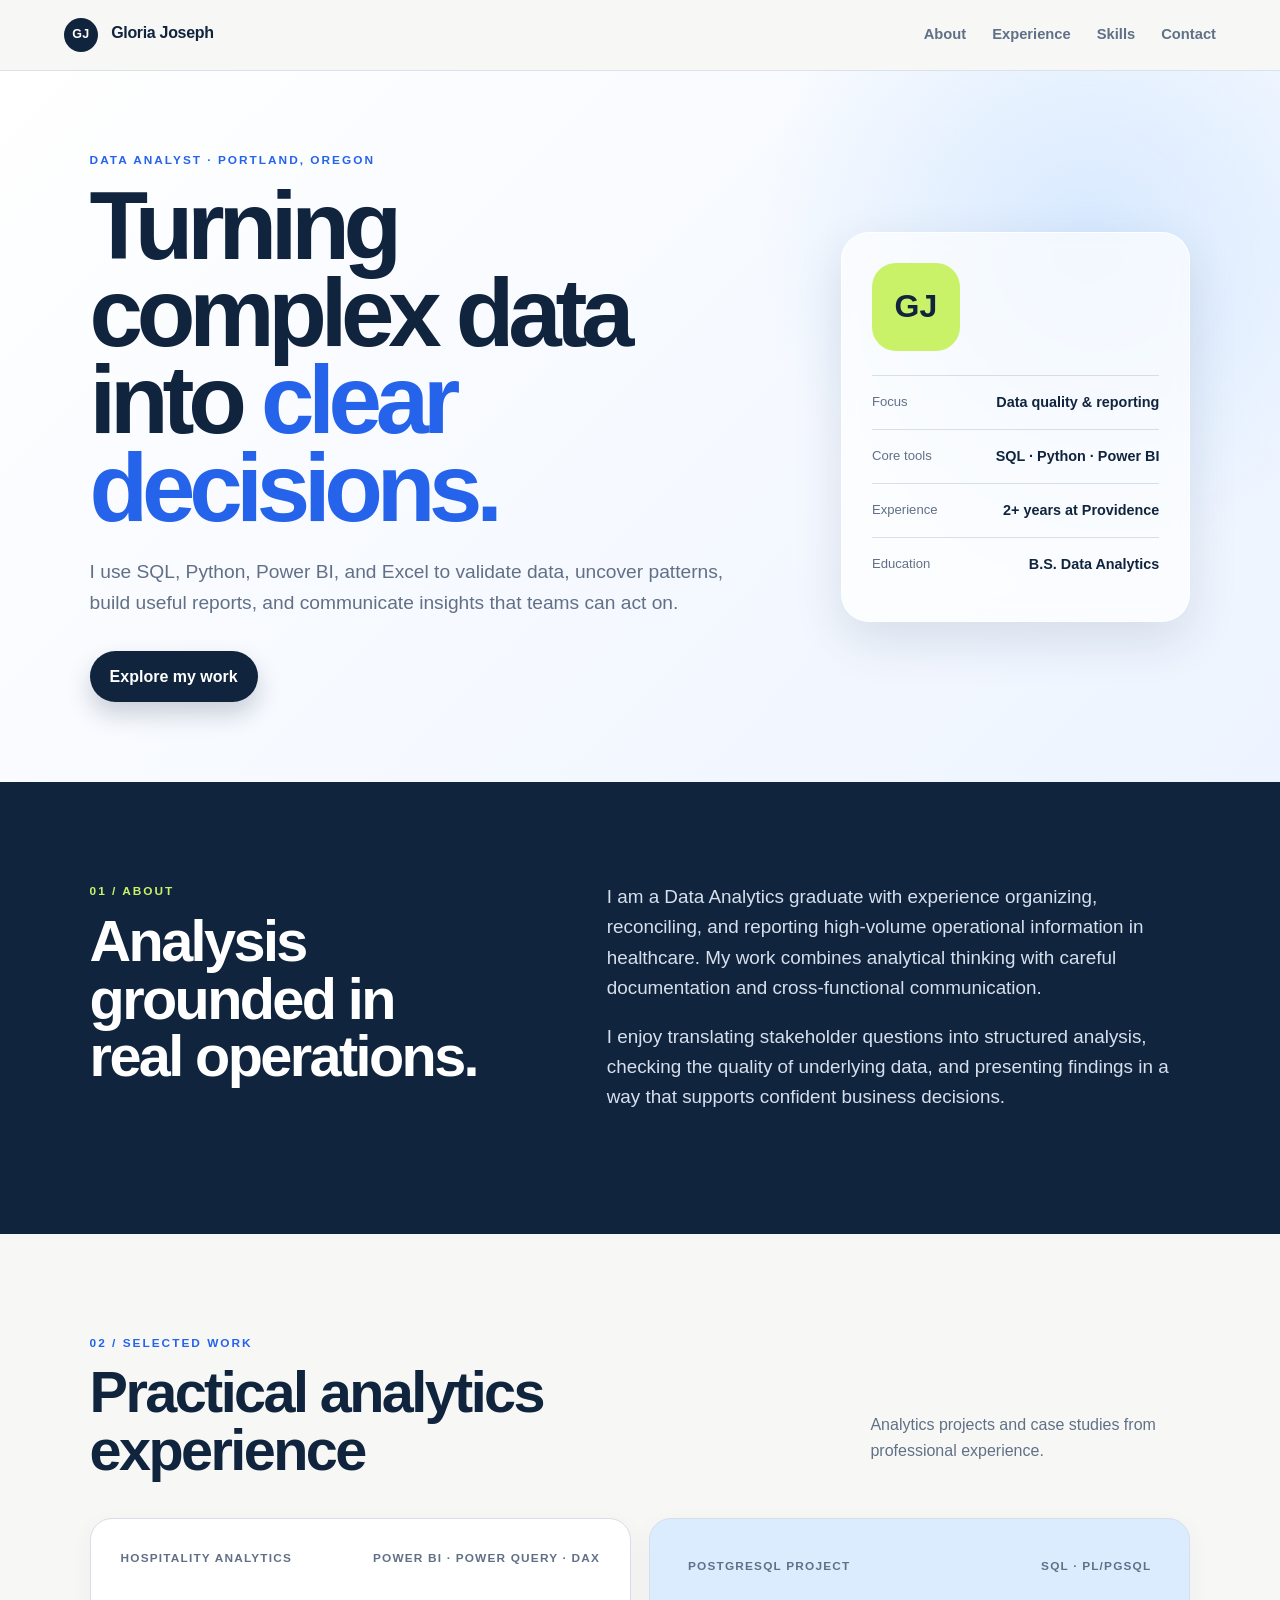
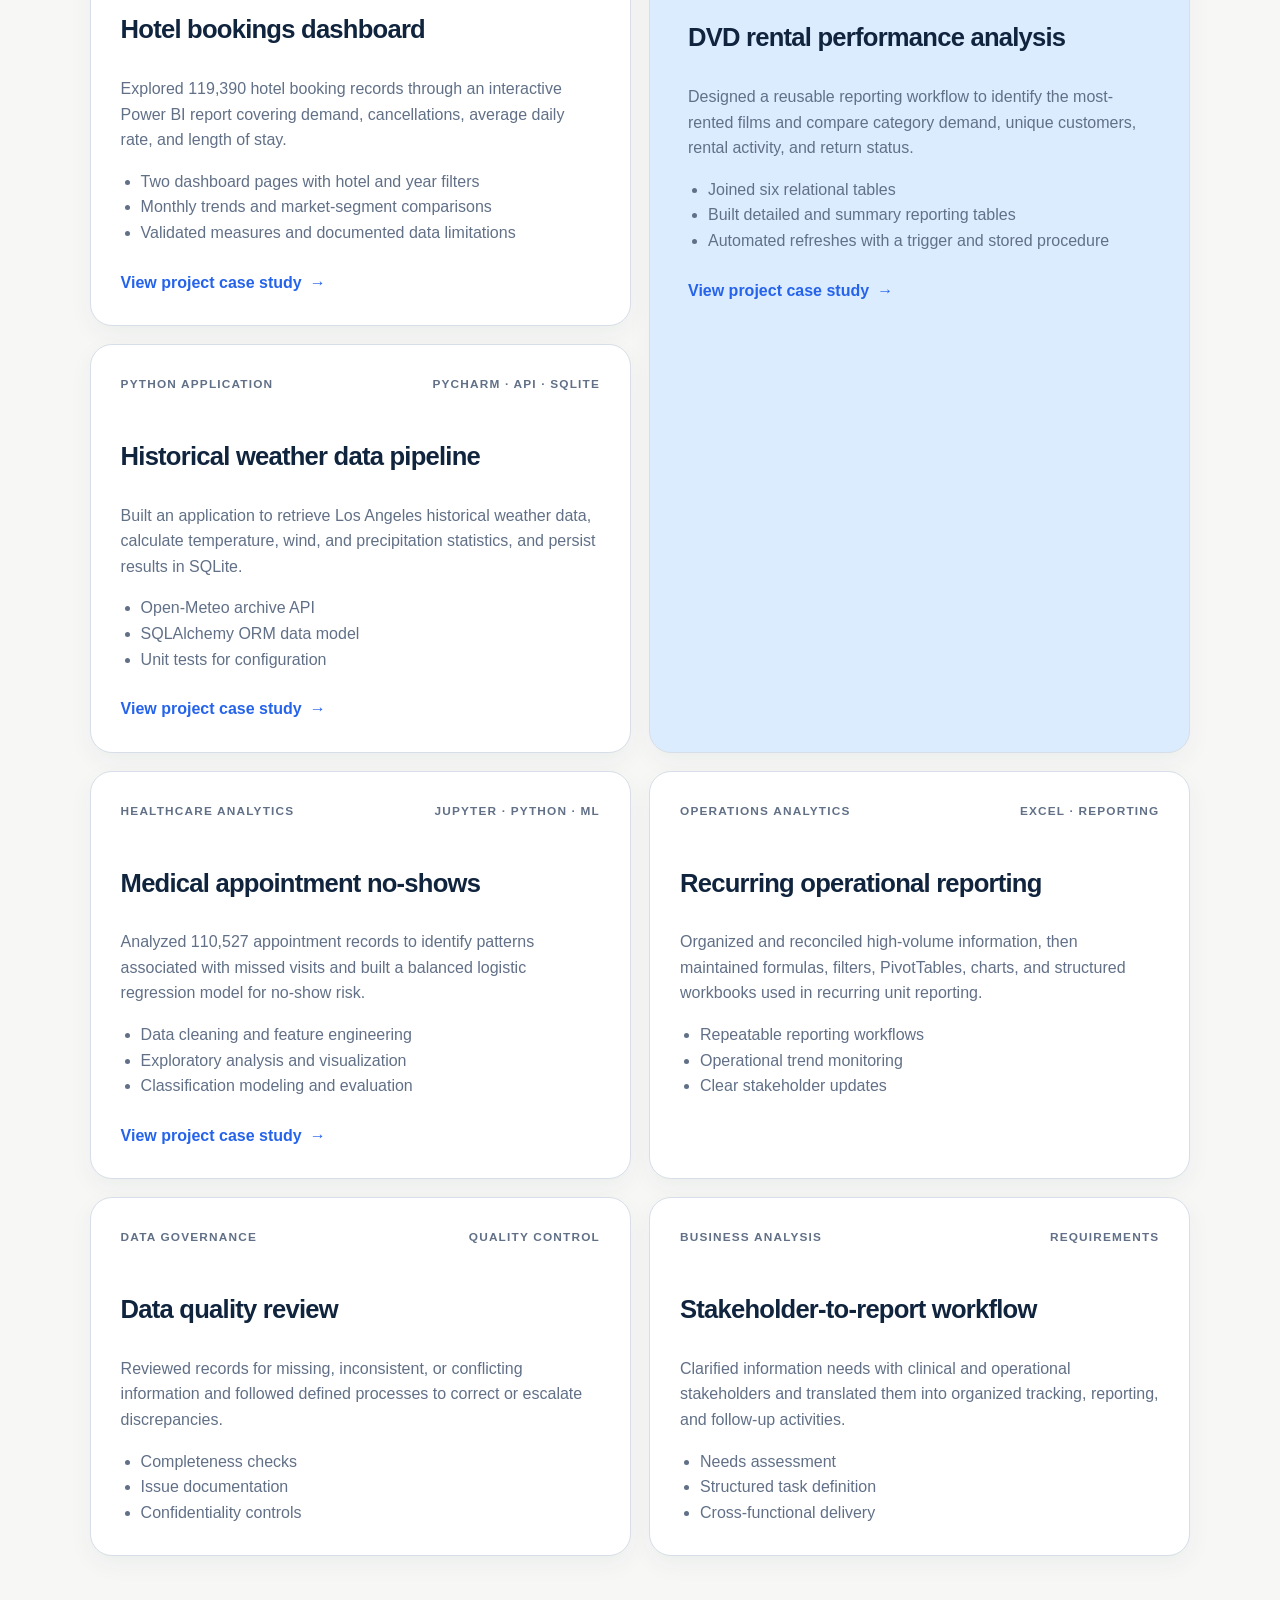
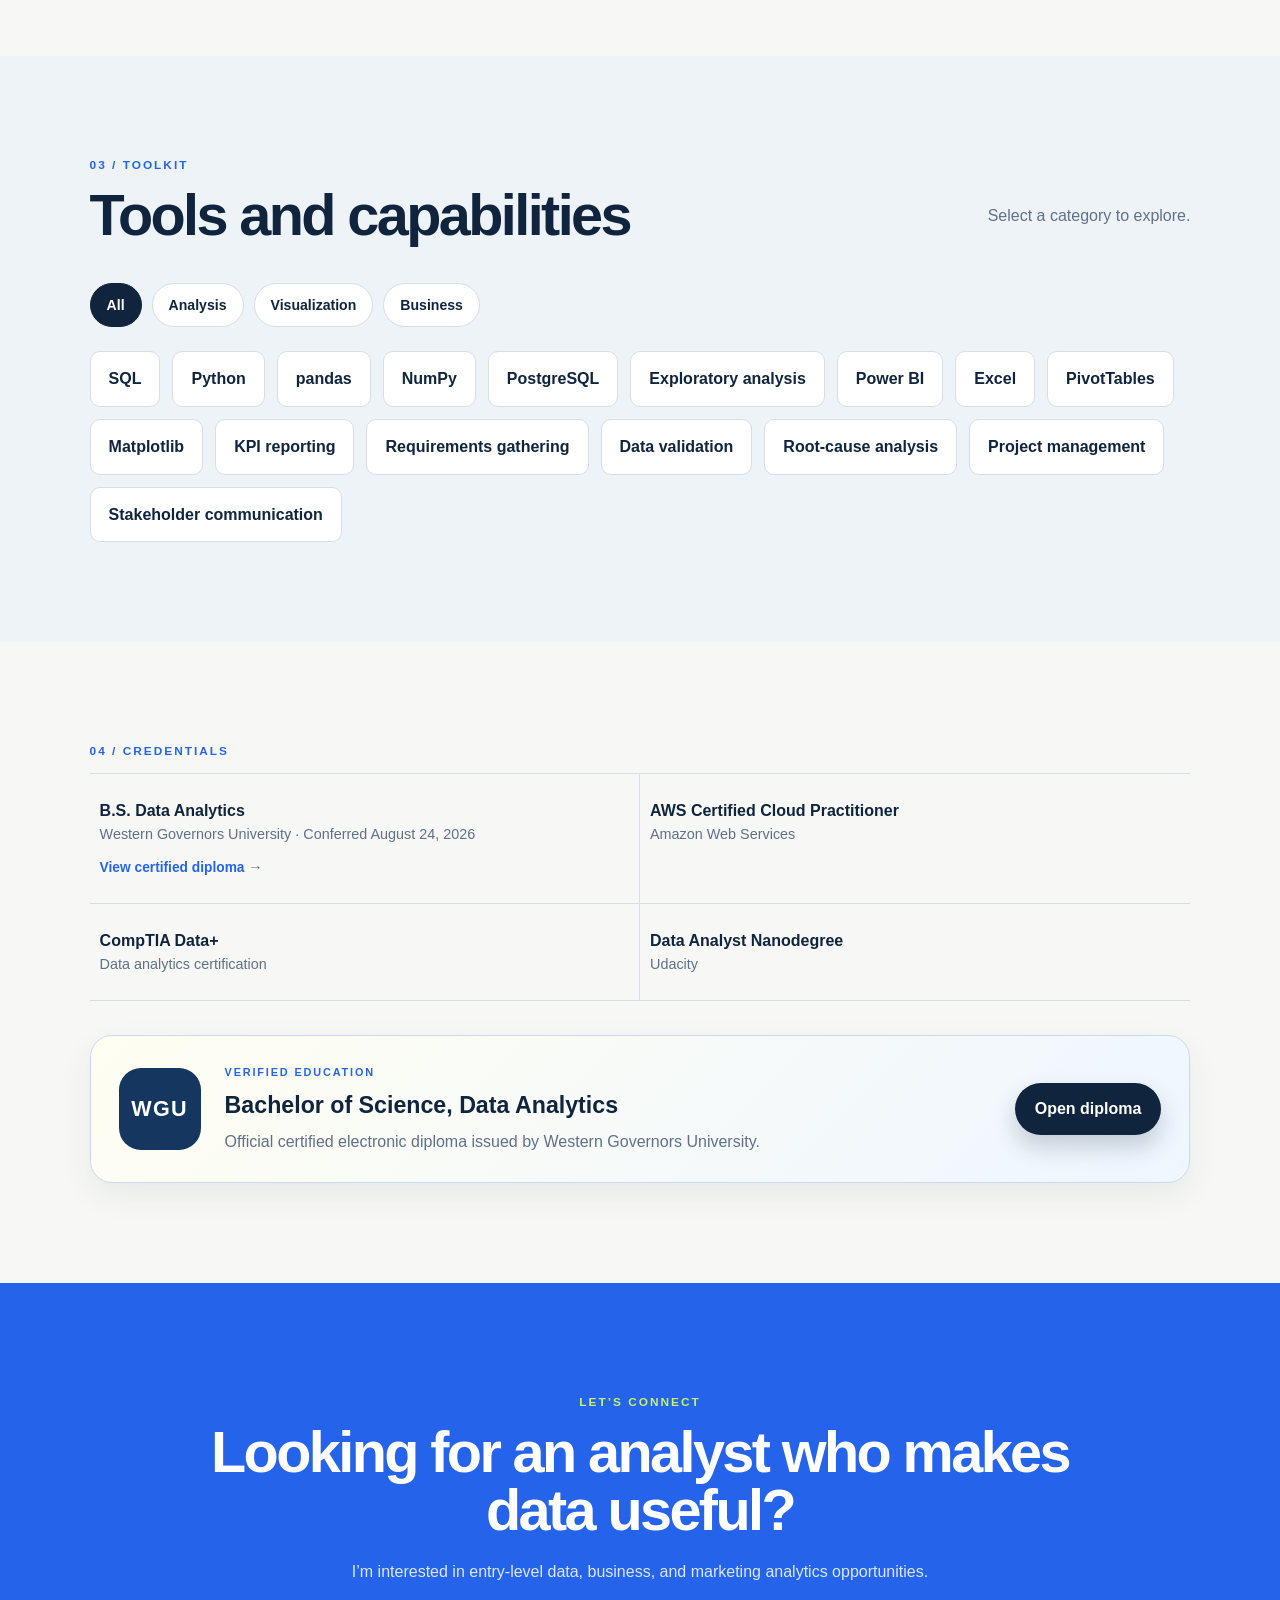
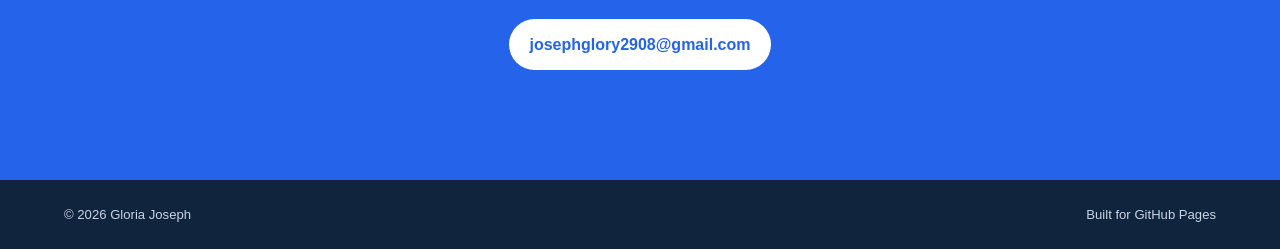
<file: index.html>
<!doctype html>
<html lang="en">
<head>
  <meta charset="utf-8">
  <meta name="viewport" content="width=device-width, initial-scale=1">
  <meta name="description" content="Gloria Joseph - data analyst portfolio featuring SQL, Python, Power BI, Excel, data quality, and business analysis.">
  <title>Gloria Joseph | Data Analyst</title>
  <link rel="stylesheet" href="styles.css">
  <link rel="stylesheet" href="project.css">
  <link rel="stylesheet" href="credentials.css">
</head>
<body>
  <header class="site-header">
    <a class="brand" href="#top" aria-label="Gloria Joseph home"><span>GJ</span> Gloria Joseph</a>
    <nav aria-label="Primary navigation">
      <a href="#about">About</a><a href="#work">Experience</a><a href="#skills">Skills</a><a href="#contact">Contact</a>
    </nav>
  </header>

  <main id="top">
    <section class="hero" aria-labelledby="hero-title">
      <div class="hero-copy">
        <p class="eyebrow">Data analyst &#183; Portland, Oregon</p>
        <h1 id="hero-title">Turning complex data into <em>clear decisions.</em></h1>
        <p class="hero-text">I use SQL, Python, Power BI, and Excel to validate data, uncover patterns, build useful reports, and communicate insights that teams can act on.</p>
        <div class="actions">
          <a class="button primary" href="#work">Explore my work</a>
        </div>
      </div>
      <aside class="profile-card" aria-label="Professional snapshot">
        <div class="monogram" aria-hidden="true">GJ</div>
        <div><span>Focus</span><strong>Data quality & reporting</strong></div>
        <div><span>Core tools</span><strong>SQL &#183; Python &#183; Power BI</strong></div>
        <div><span>Experience</span><strong>2+ years at Providence</strong></div>
        <div><span>Education</span><strong>B.S. Data Analytics</strong></div>
      </aside>
    </section>

    <section class="section split" id="about">
      <div><p class="section-number">01 / About</p><h2>Analysis grounded in real operations.</h2></div>
      <div class="prose">
        <p>I am a Data Analytics graduate with experience organizing, reconciling, and reporting high-volume operational information in healthcare. My work combines analytical thinking with careful documentation and cross-functional communication.</p>
        <p>I enjoy translating stakeholder questions into structured analysis, checking the quality of underlying data, and presenting findings in a way that supports confident business decisions.</p>
      </div>
    </section>

    <section class="section" id="work">
      <p class="section-number">02 / Selected work</p>
      <div class="section-heading"><h2>Practical analytics experience</h2><p>Analytics projects and case studies from professional experience.</p></div>
      <div class="case-grid">
        <article class="case-card">
          <div class="case-meta"><span>Hospitality analytics</span><span>Power BI &#183; Power Query &#183; DAX</span></div>
          <h3>Hotel bookings dashboard</h3>
          <p>Explored 119,390 hotel booking records through an interactive Power BI report covering demand, cancellations, average daily rate, and length of stay.</p>
          <ul><li>Two dashboard pages with hotel and year filters</li><li>Monthly trends and market-segment comparisons</li><li>Validated measures and documented data limitations</li></ul>
          <a class="project-link" href="hotel-bookings-analysis.html">View project case study <span aria-hidden="true">&#8594;</span></a>
        </article>

        <article class="case-card featured">
          <div class="case-meta"><span>PostgreSQL project</span><span>SQL &#183; PL/pgSQL</span></div>
          <h3>DVD rental performance analysis</h3>
          <p>Designed a reusable reporting workflow to identify the most-rented films and compare category demand, unique customers, rental activity, and return status.</p>
          <ul><li>Joined six relational tables</li><li>Built detailed and summary reporting tables</li><li>Automated refreshes with a trigger and stored procedure</li></ul>
          <a class="project-link" href="dvd-rental-analysis.html">View project case study <span aria-hidden="true">&#8594;</span></a>
        </article>
        <article class="case-card">
          <div class="case-meta"><span>Python application</span><span>PyCharm &#183; API &#183; SQLite</span></div>
          <h3>Historical weather data pipeline</h3>
          <p>Built an application to retrieve Los Angeles historical weather data, calculate temperature, wind, and precipitation statistics, and persist results in SQLite.</p>
          <ul><li>Open-Meteo archive API</li><li>SQLAlchemy ORM data model</li><li>Unit tests for configuration</li></ul>
          <a class="project-link" href="historical-weather-analysis.html">View project case study <span aria-hidden="true">&#8594;</span></a>
        </article>
        <article class="case-card">
          <div class="case-meta"><span>Healthcare analytics</span><span>Jupyter &#183; Python &#183; ML</span></div>
          <h3>Medical appointment no-shows</h3>
          <p>Analyzed 110,527 appointment records to identify patterns associated with missed visits and built a balanced logistic regression model for no-show risk.</p>
          <ul><li>Data cleaning and feature engineering</li><li>Exploratory analysis and visualization</li><li>Classification modeling and evaluation</li></ul>
          <a class="project-link" href="medical-no-show-analysis.html">View project case study <span aria-hidden="true">&#8594;</span></a>
        </article>
        <article class="case-card">
          <div class="case-meta"><span>Operations analytics</span><span>Excel &#183; Reporting</span></div>
          <h3>Recurring operational reporting</h3>
          <p>Organized and reconciled high-volume information, then maintained formulas, filters, PivotTables, charts, and structured workbooks used in recurring unit reporting.</p>
          <ul><li>Repeatable reporting workflows</li><li>Operational trend monitoring</li><li>Clear stakeholder updates</li></ul>
        </article>
        <article class="case-card">
          <div class="case-meta"><span>Data governance</span><span>Quality control</span></div>
          <h3>Data quality review</h3>
          <p>Reviewed records for missing, inconsistent, or conflicting information and followed defined processes to correct or escalate discrepancies.</p>
          <ul><li>Completeness checks</li><li>Issue documentation</li><li>Confidentiality controls</li></ul>
        </article>
        <article class="case-card">
          <div class="case-meta"><span>Business analysis</span><span>Requirements</span></div>
          <h3>Stakeholder-to-report workflow</h3>
          <p>Clarified information needs with clinical and operational stakeholders and translated them into organized tracking, reporting, and follow-up activities.</p>
          <ul><li>Needs assessment</li><li>Structured task definition</li><li>Cross-functional delivery</li></ul>
        </article>
      </div>
    </section>

    <section class="section skills-section" id="skills">
      <p class="section-number">03 / Toolkit</p>
      <div class="section-heading"><h2>Tools and capabilities</h2><p>Select a category to explore.</p></div>
      <div class="skill-filters" role="group" aria-label="Filter skills">
        <button class="filter active" data-filter="all">All</button><button class="filter" data-filter="analysis">Analysis</button><button class="filter" data-filter="visualization">Visualization</button><button class="filter" data-filter="business">Business</button>
      </div>
      <div class="skill-cloud">
        <span data-category="analysis">SQL</span><span data-category="analysis">Python</span><span data-category="analysis">pandas</span><span data-category="analysis">NumPy</span><span data-category="analysis">PostgreSQL</span><span data-category="analysis">Exploratory analysis</span>
        <span data-category="visualization">Power BI</span><span data-category="visualization">Excel</span><span data-category="visualization">PivotTables</span><span data-category="visualization">Matplotlib</span><span data-category="visualization">KPI reporting</span>
        <span data-category="business">Requirements gathering</span><span data-category="business">Data validation</span><span data-category="business">Root-cause analysis</span><span data-category="business">Project management</span><span data-category="business">Stakeholder communication</span>
      </div>
    </section>

    <section class="section credentials">
      <p class="section-number">04 / Credentials</p>
      <div class="credential-grid">
        <div class="degree-credential"><strong>B.S. Data Analytics</strong><span>Western Governors University &#183; Conferred August 24, 2026</span><a href="Gloria_Joseph_WGU_Data_Analytics_Diploma.pdf" target="_blank" rel="noreferrer">View certified diploma <span aria-hidden="true">&#8594;</span></a></div>
        <div><strong>AWS Certified Cloud Practitioner</strong><span>Amazon Web Services</span></div>
        <div><strong>CompTIA Data+</strong><span>Data analytics certification</span></div>
        <div><strong>Data Analyst Nanodegree</strong><span>Udacity</span></div>
      </div>
      <div class="diploma-callout"><div class="diploma-mark" aria-hidden="true">WGU</div><div><p class="eyebrow">Verified education</p><h3>Bachelor of Science, Data Analytics</h3><p>Official certified electronic diploma issued by Western Governors University.</p></div><a class="button primary" href="Gloria_Joseph_WGU_Data_Analytics_Diploma.pdf" target="_blank" rel="noreferrer">Open diploma</a></div>
    </section>

    <section class="contact" id="contact">
      <p class="eyebrow">Let&#8217;s connect</p>
      <h2>Looking for an analyst who makes data useful?</h2>
      <p>I&#8217;m interested in entry-level data, business, and marketing analytics opportunities.</p>
      <a class="button light" href="mailto:josephglory2908@gmail.com">josephglory2908@gmail.com</a>
    </section>
  </main>

  <footer><span>&#169; <span id="year"></span> Gloria Joseph</span><span>Built for GitHub Pages</span></footer>
  <script src="script.js"></script>
</body>
</html>
</file>
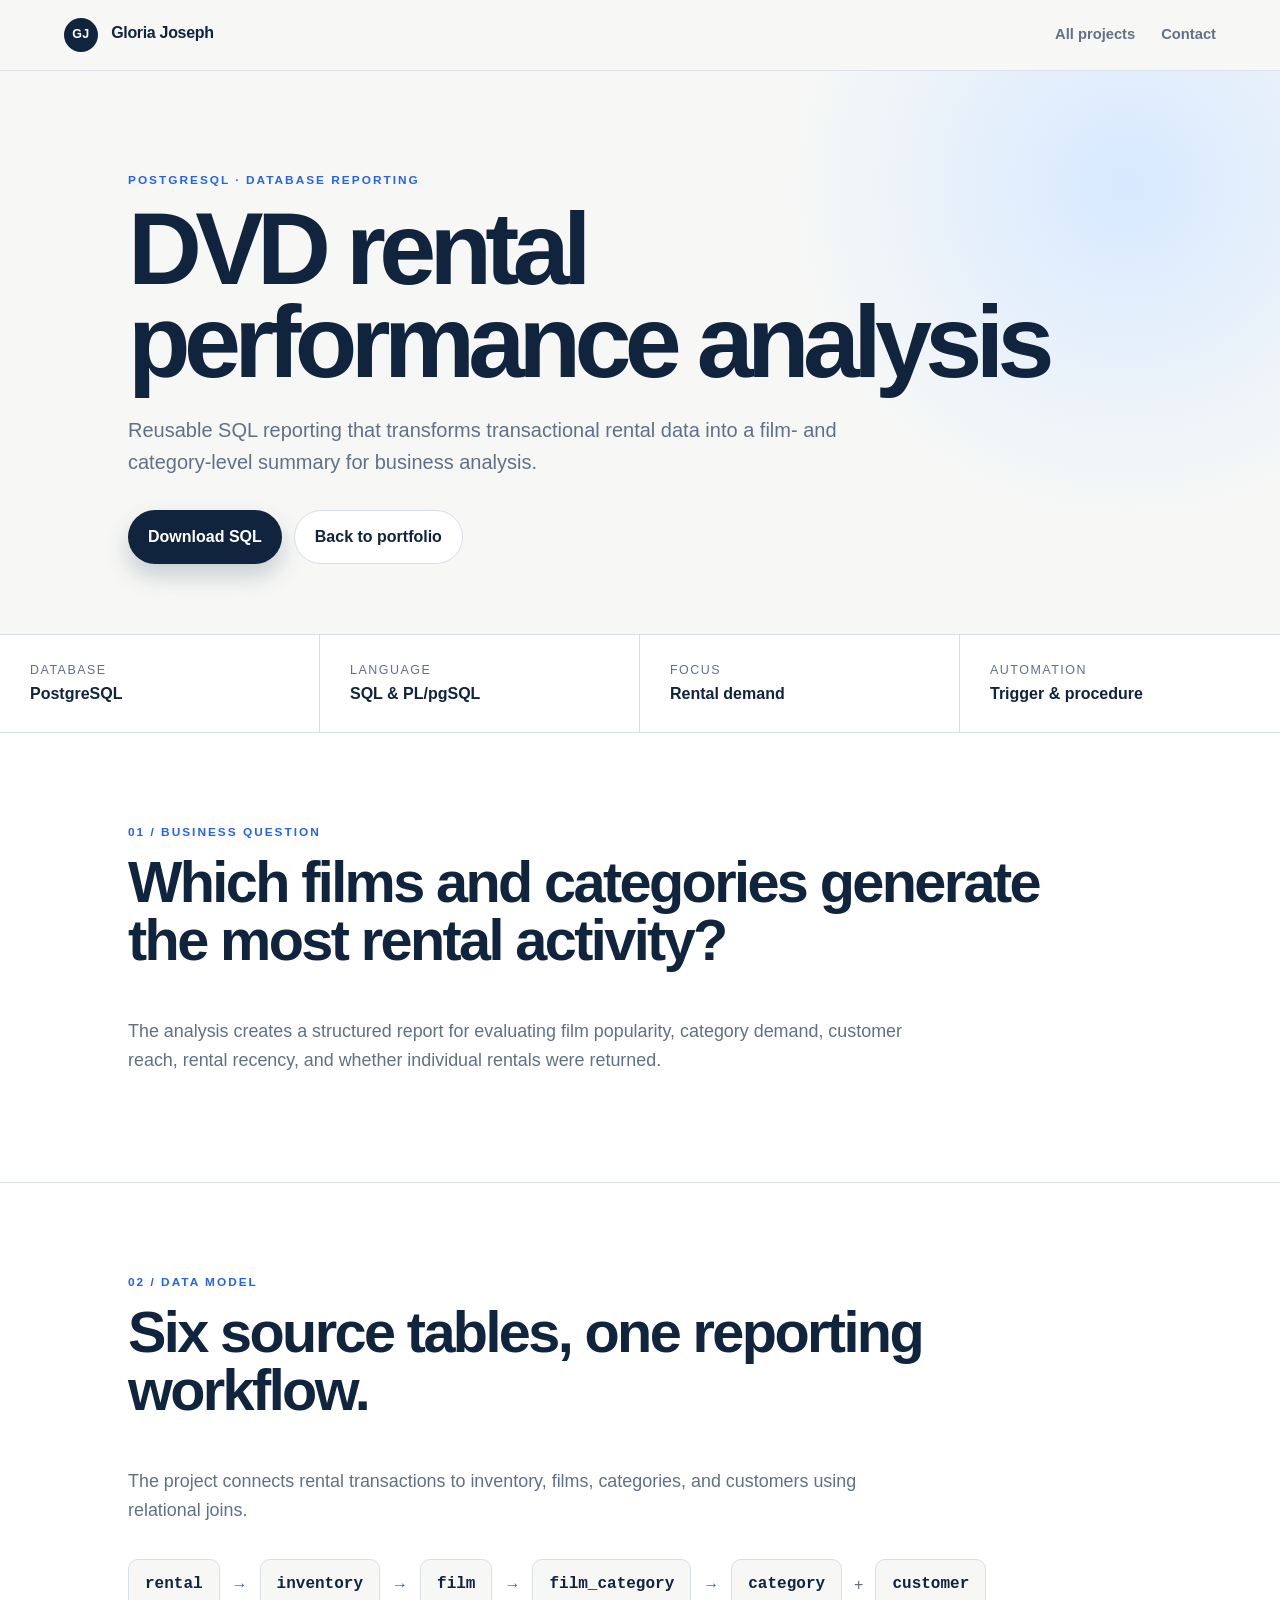
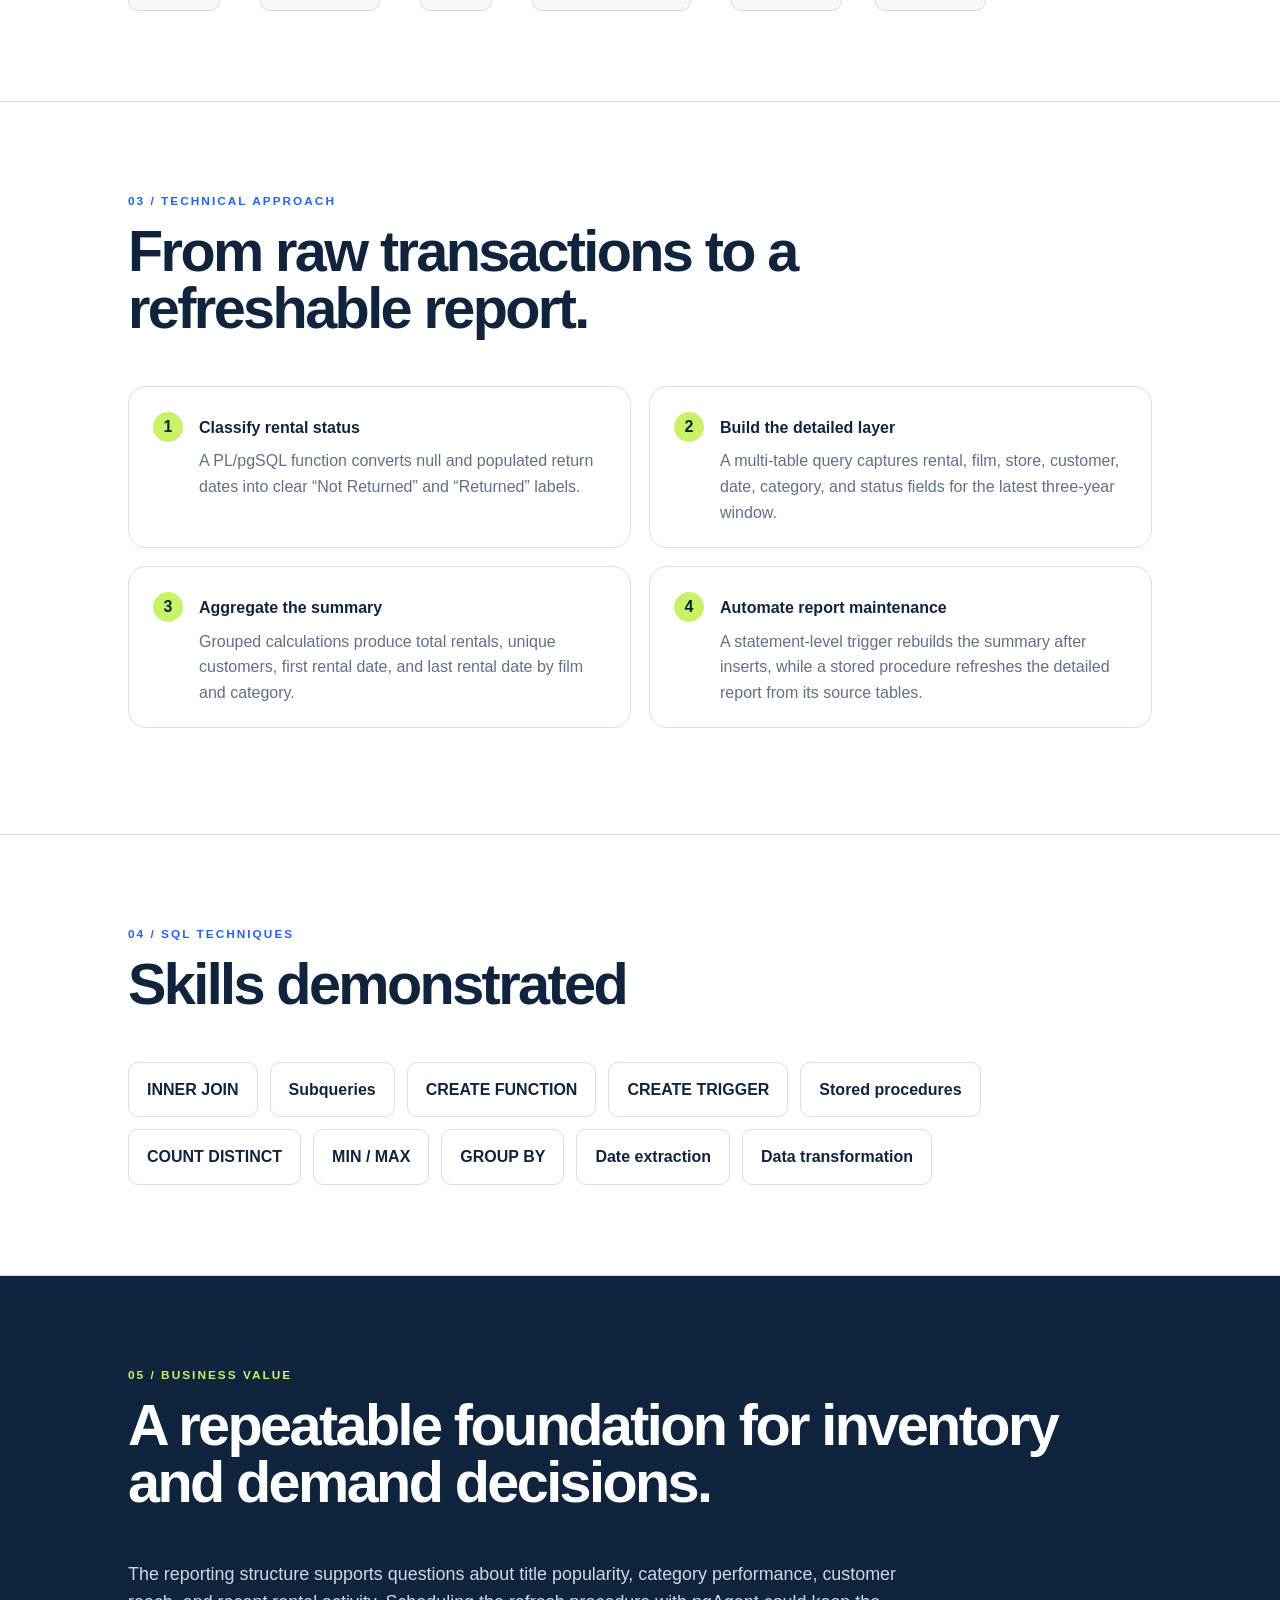
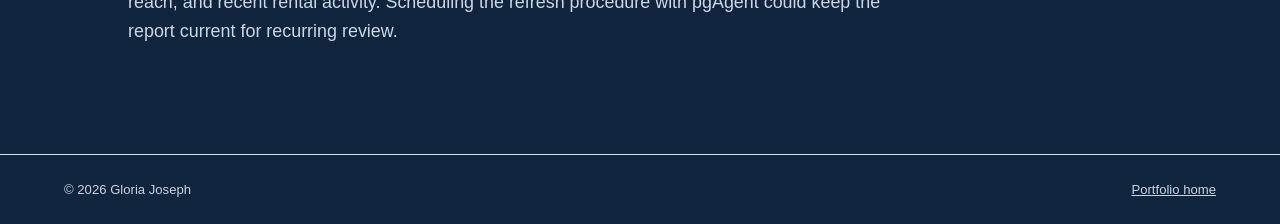
<file: dvd-rental-analysis.html>
<!doctype html>
<html lang="en">
<head>
  <meta charset="utf-8"><meta name="viewport" content="width=device-width, initial-scale=1">
  <meta name="description" content="PostgreSQL DVD rental database analysis by Gloria Joseph.">
  <title>DVD Rental Analysis | Gloria Joseph</title>
  <link rel="stylesheet" href="styles.css">
  <link rel="stylesheet" href="project.css">
</head>
<body>
  <header class="site-header"><a class="brand" href="index.html"><span>GJ</span> Gloria Joseph</a><nav aria-label="Project navigation"><a href="index.html#work">All projects</a><a href="index.html#contact">Contact</a></nav></header>
  <main class="project-page">
    <section class="project-hero"><p class="eyebrow">PostgreSQL · Database reporting</p><h1>DVD rental performance analysis</h1><p>Reusable SQL reporting that transforms transactional rental data into a film- and category-level summary for business analysis.</p><div class="actions"><a class="button primary" href="dvd-rental-analysis.sql" download>Download SQL</a><a class="button secondary" href="index.html#work">Back to portfolio</a></div></section>
    <section class="project-facts" aria-label="Project summary"><div><span>Database</span><strong>PostgreSQL</strong></div><div><span>Language</span><strong>SQL &amp; PL/pgSQL</strong></div><div><span>Focus</span><strong>Rental demand</strong></div><div><span>Automation</span><strong>Trigger &amp; procedure</strong></div></section>
    <section class="project-content">
      <article><p class="section-number">01 / Business question</p><h2>Which films and categories generate the most rental activity?</h2><p>The analysis creates a structured report for evaluating film popularity, category demand, customer reach, rental recency, and whether individual rentals were returned.</p></article>
      <article><p class="section-number">02 / Data model</p><h2>Six source tables, one reporting workflow.</h2><p>The project connects rental transactions to inventory, films, categories, and customers using relational joins.</p><div class="data-flow"><span>rental</span><b>→</b><span>inventory</span><b>→</b><span>film</span><b>→</b><span>film_category</span><b>→</b><span>category</span><i>+</i><span>customer</span></div></article>
      <article><p class="section-number">03 / Technical approach</p><h2>From raw transactions to a refreshable report.</h2><ol class="process-list"><li><strong>Classify rental status</strong><p>A PL/pgSQL function converts null and populated return dates into clear “Not Returned” and “Returned” labels.</p></li><li><strong>Build the detailed layer</strong><p>A multi-table query captures rental, film, store, customer, date, category, and status fields for the latest three-year window.</p></li><li><strong>Aggregate the summary</strong><p>Grouped calculations produce total rentals, unique customers, first rental date, and last rental date by film and category.</p></li><li><strong>Automate report maintenance</strong><p>A statement-level trigger rebuilds the summary after inserts, while a stored procedure refreshes the detailed report from its source tables.</p></li></ol></article>
      <article><p class="section-number">04 / SQL techniques</p><h2>Skills demonstrated</h2><div class="skill-cloud static"><span>INNER JOIN</span><span>Subqueries</span><span>CREATE FUNCTION</span><span>CREATE TRIGGER</span><span>Stored procedures</span><span>COUNT DISTINCT</span><span>MIN / MAX</span><span>GROUP BY</span><span>Date extraction</span><span>Data transformation</span></div></article>
      <article class="learning"><p class="section-number">05 / Business value</p><h2>A repeatable foundation for inventory and demand decisions.</h2><p>The reporting structure supports questions about title popularity, category performance, customer reach, and recent rental activity. Scheduling the refresh procedure with pgAgent could keep the report current for recurring review.</p></article>
    </section>
  </main>
  <footer><span>© <span id="year"></span> Gloria Joseph</span><a href="index.html">Portfolio home</a></footer><script src="script.js"></script>
</body>
</html>
</file>
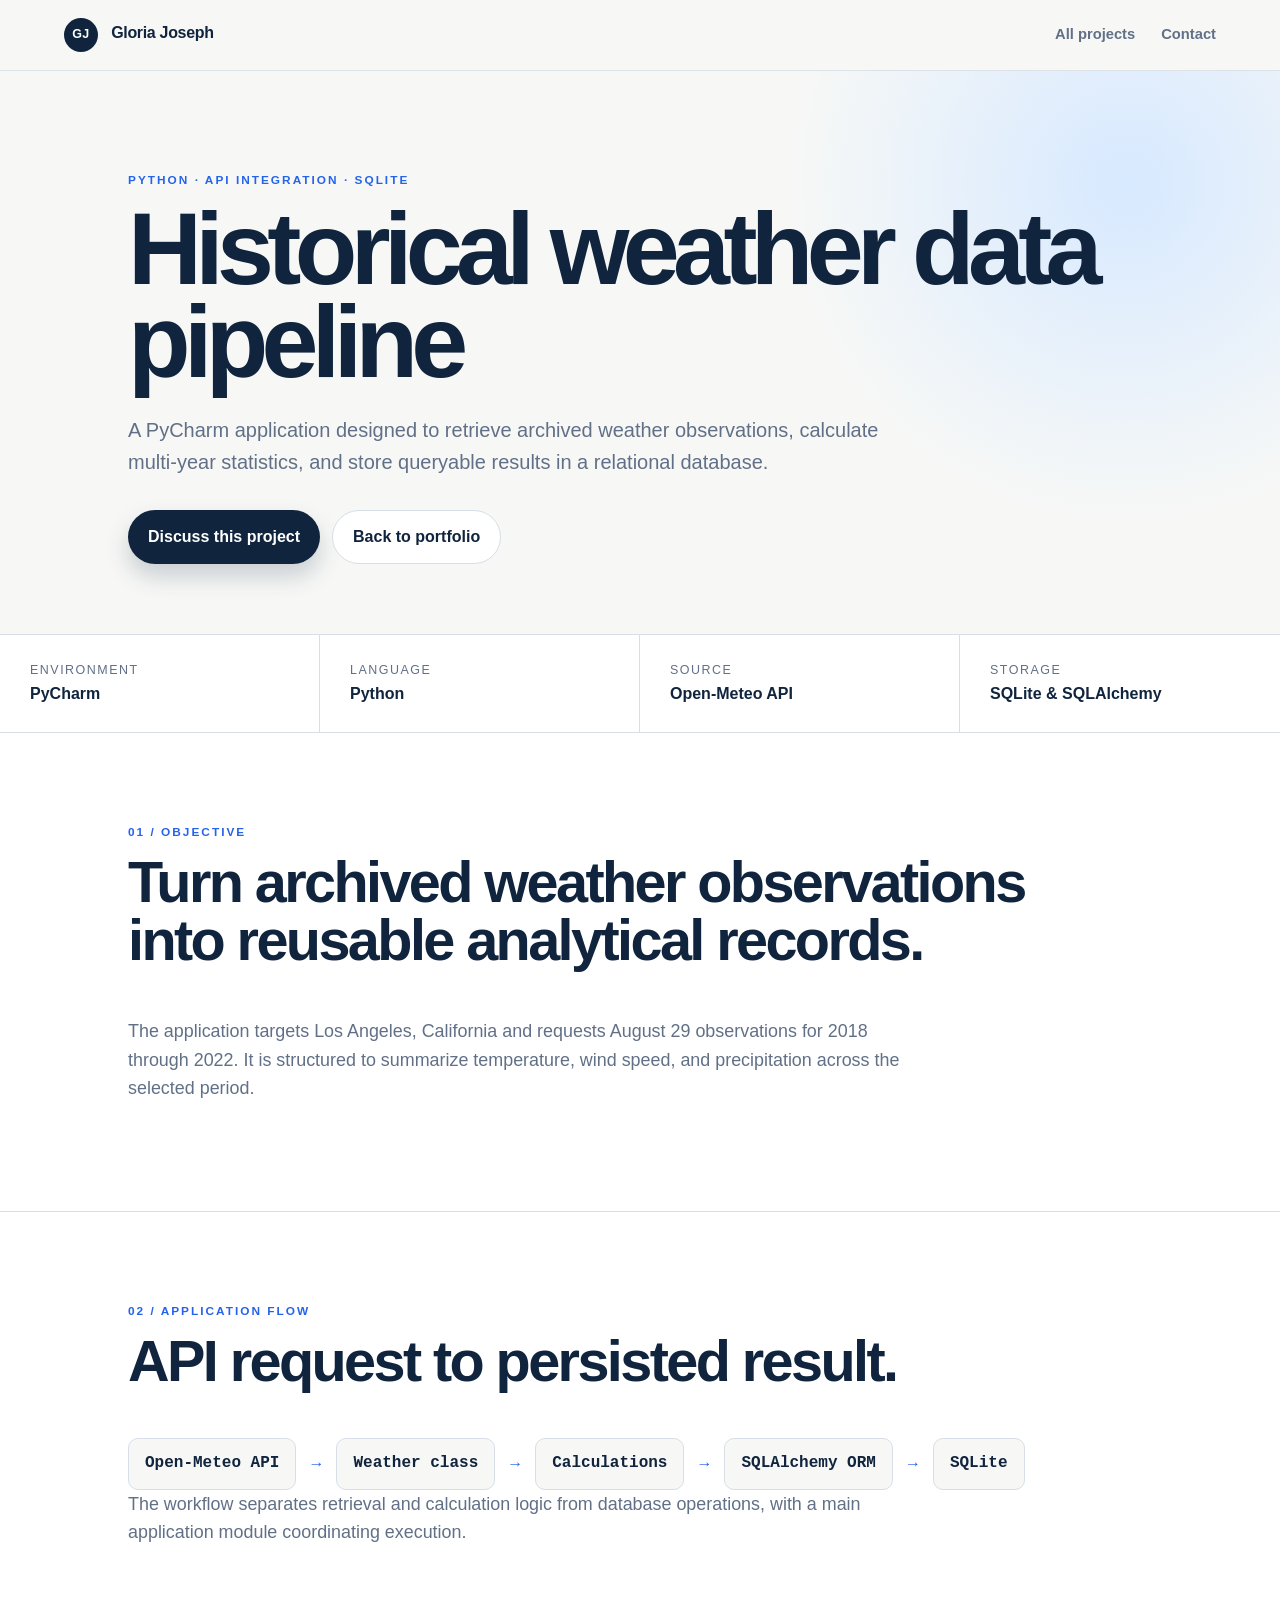
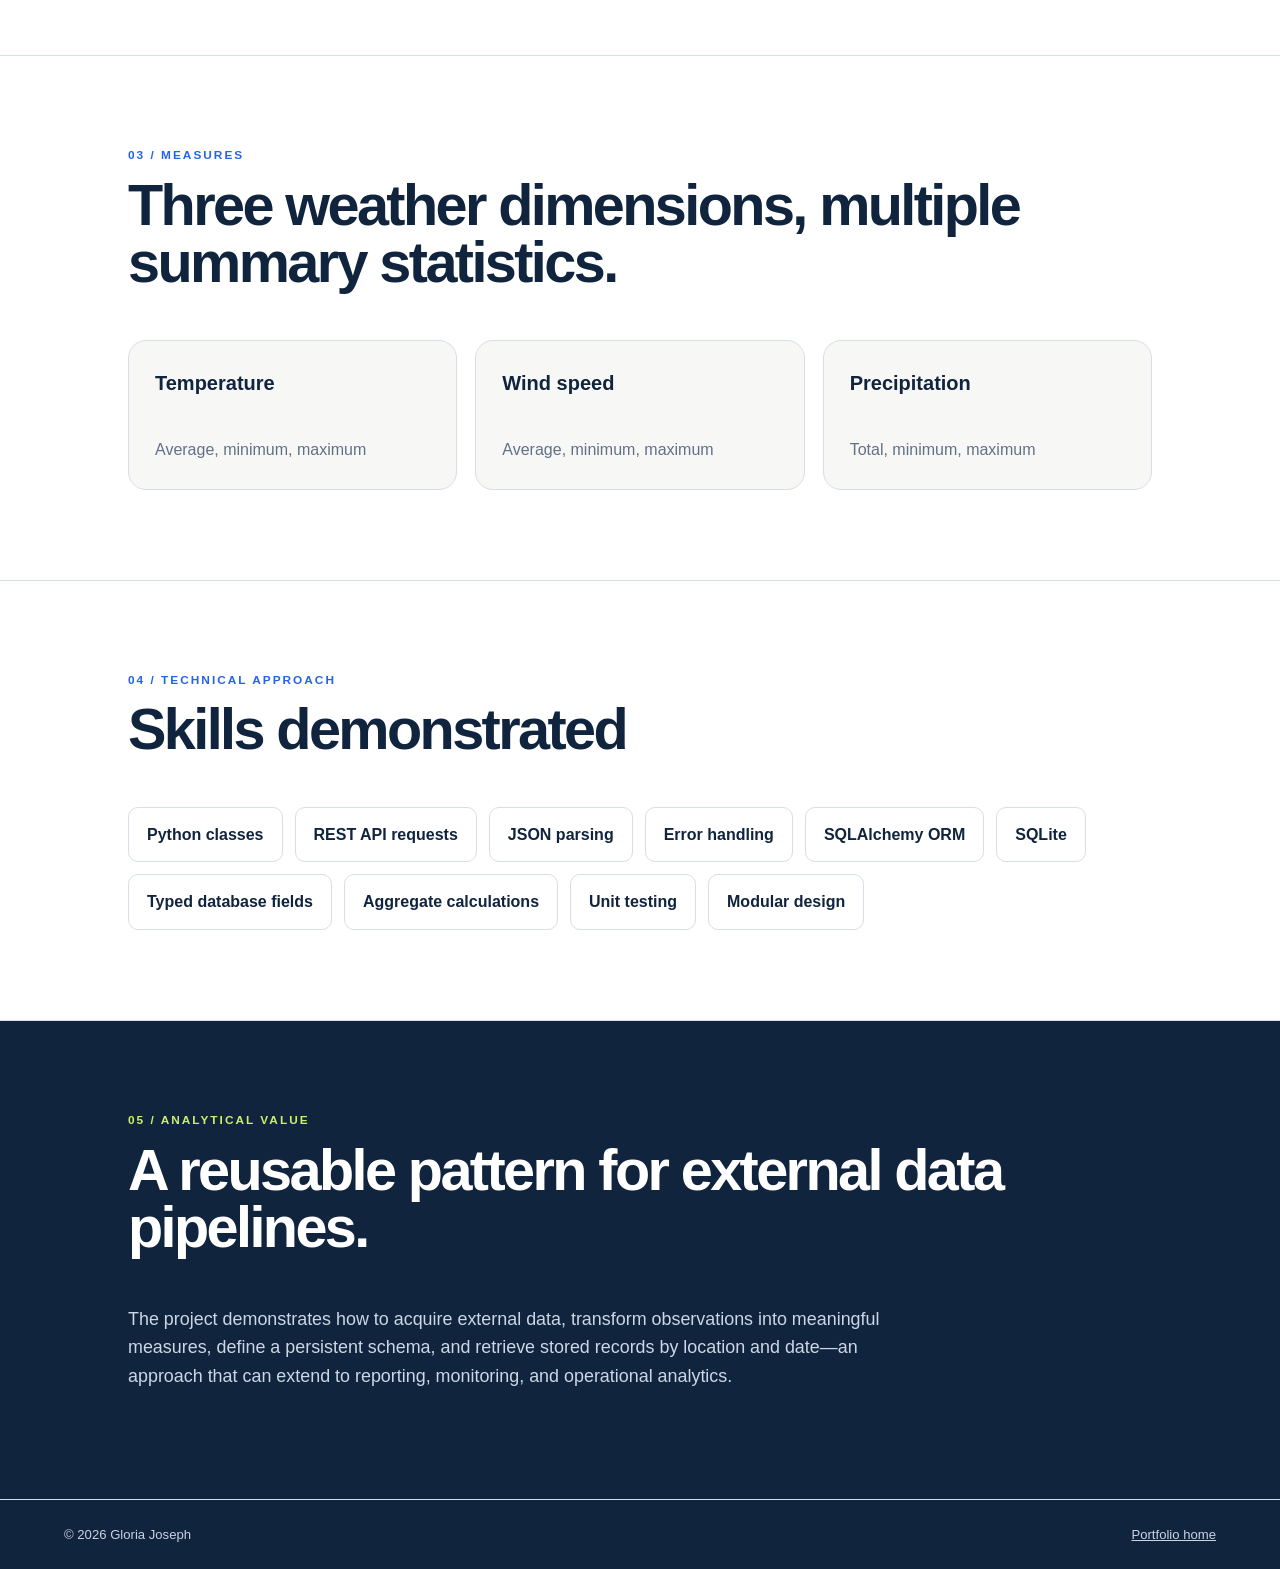
<file: historical-weather-analysis.html>
<!doctype html>
<html lang="en">
<head>
  <meta charset="utf-8"><meta name="viewport" content="width=device-width, initial-scale=1">
  <meta name="description" content="Historical weather data Python project by Gloria Joseph.">
  <title>Historical Weather Analysis | Gloria Joseph</title>
  <link rel="stylesheet" href="styles.css"><link rel="stylesheet" href="project.css"><link rel="stylesheet" href="weather.css">
</head>
<body>
  <header class="site-header"><a class="brand" href="index.html"><span>GJ</span> Gloria Joseph</a><nav aria-label="Project navigation"><a href="index.html#work">All projects</a><a href="index.html#contact">Contact</a></nav></header>
  <main class="project-page">
    <section class="project-hero"><p class="eyebrow">Python · API integration · SQLite</p><h1>Historical weather data pipeline</h1><p>A PyCharm application designed to retrieve archived weather observations, calculate multi-year statistics, and store queryable results in a relational database.</p><div class="actions"><a class="button primary" href="index.html#contact">Discuss this project</a><a class="button secondary" href="index.html#work">Back to portfolio</a></div></section>
    <section class="project-facts" aria-label="Project summary"><div><span>Environment</span><strong>PyCharm</strong></div><div><span>Language</span><strong>Python</strong></div><div><span>Source</span><strong>Open-Meteo API</strong></div><div><span>Storage</span><strong>SQLite &amp; SQLAlchemy</strong></div></section>
    <section class="project-content">
      <article><p class="section-number">01 / Objective</p><h2>Turn archived weather observations into reusable analytical records.</h2><p>The application targets Los Angeles, California and requests August 29 observations for 2018 through 2022. It is structured to summarize temperature, wind speed, and precipitation across the selected period.</p></article>
      <article><p class="section-number">02 / Application flow</p><h2>API request to persisted result.</h2><div class="data-flow"><span>Open-Meteo API</span><b>→</b><span>Weather class</span><b>→</b><span>Calculations</span><b>→</b><span>SQLAlchemy ORM</span><b>→</b><span>SQLite</span></div><p>The workflow separates retrieval and calculation logic from database operations, with a main application module coordinating execution.</p></article>
      <article><p class="section-number">03 / Measures</p><h2>Three weather dimensions, multiple summary statistics.</h2><div class="metric-grid"><div><strong>Temperature</strong><span>Average, minimum, maximum</span></div><div><strong>Wind speed</strong><span>Average, minimum, maximum</span></div><div><strong>Precipitation</strong><span>Total, minimum, maximum</span></div></div></article>
      <article><p class="section-number">04 / Technical approach</p><h2>Skills demonstrated</h2><div class="skill-cloud static"><span>Python classes</span><span>REST API requests</span><span>JSON parsing</span><span>Error handling</span><span>SQLAlchemy ORM</span><span>SQLite</span><span>Typed database fields</span><span>Aggregate calculations</span><span>Unit testing</span><span>Modular design</span></div></article>
      <article class="learning"><p class="section-number">05 / Analytical value</p><h2>A reusable pattern for external data pipelines.</h2><p>The project demonstrates how to acquire external data, transform observations into meaningful measures, define a persistent schema, and retrieve stored records by location and date—an approach that can extend to reporting, monitoring, and operational analytics.</p></article>
    </section>
  </main>
  <footer><span>© <span id="year"></span> Gloria Joseph</span><a href="index.html">Portfolio home</a></footer><script src="script.js"></script>
</body>
</html>
</file>
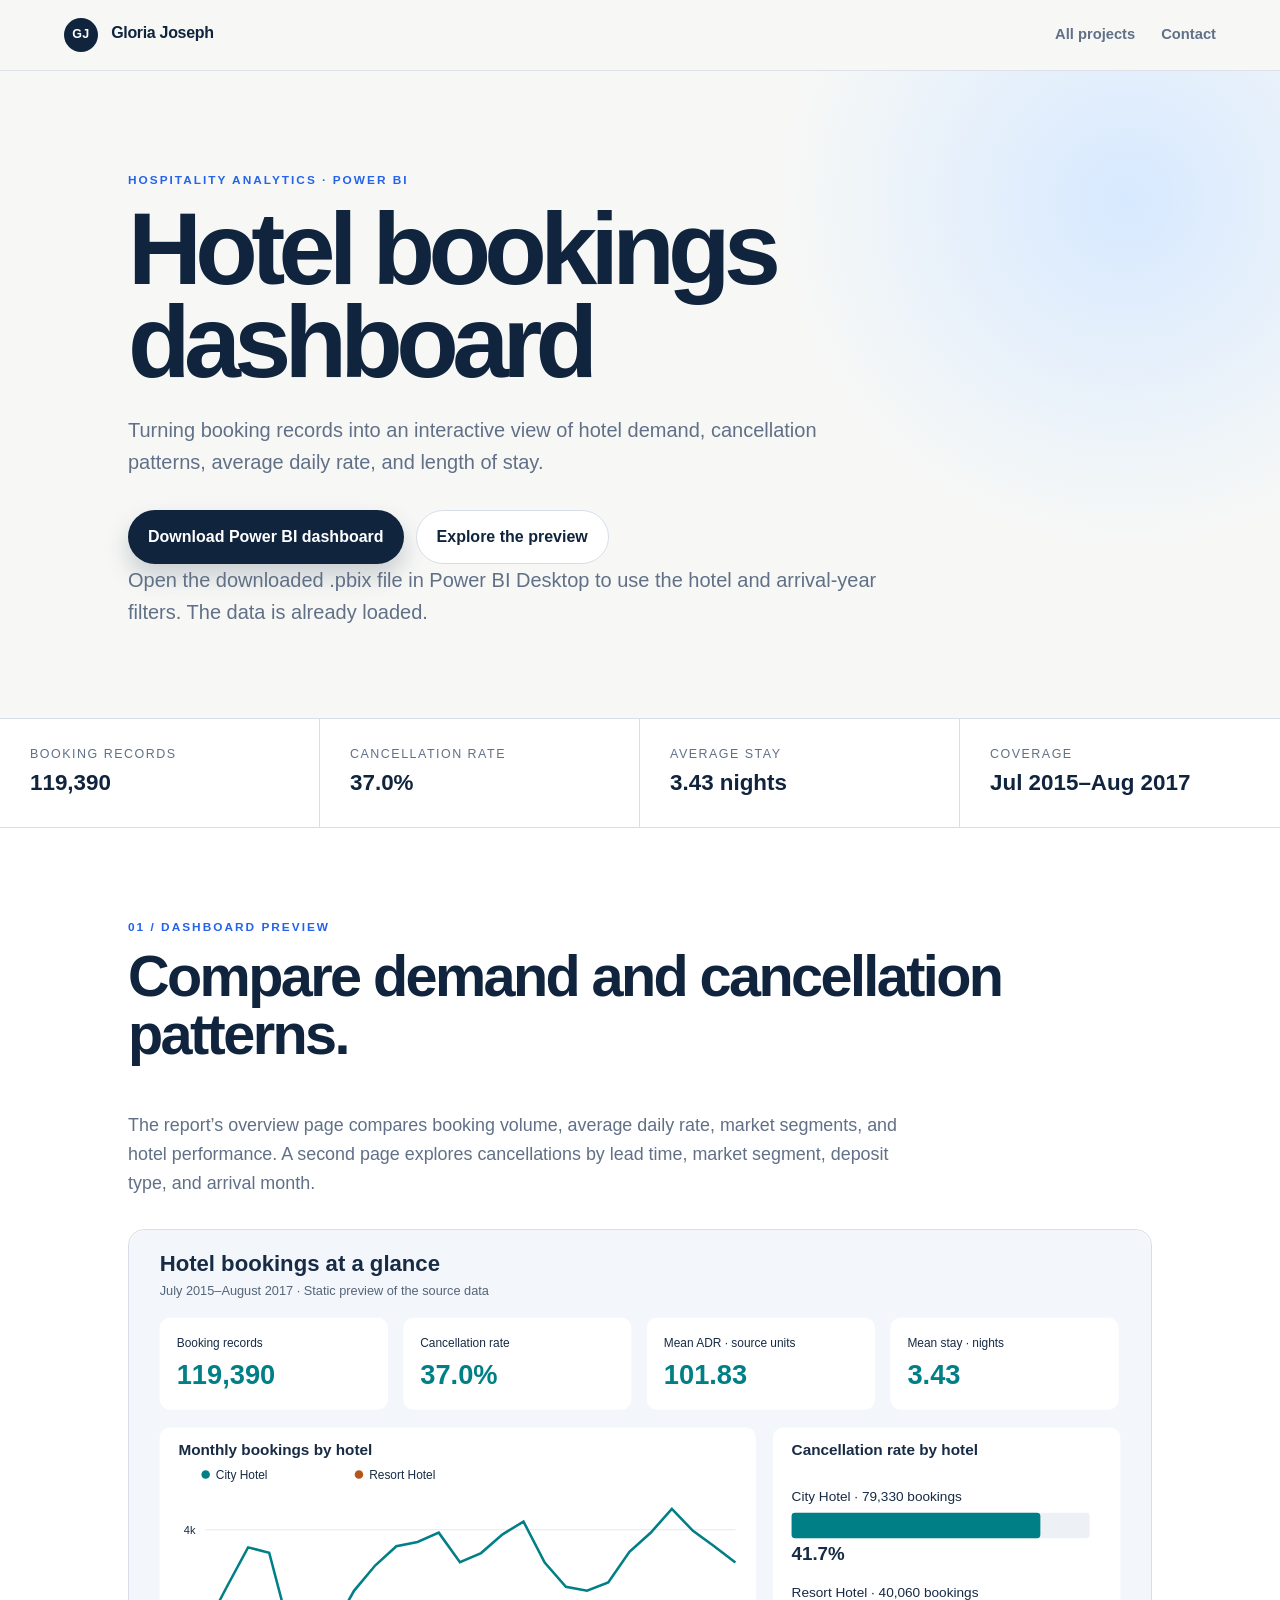
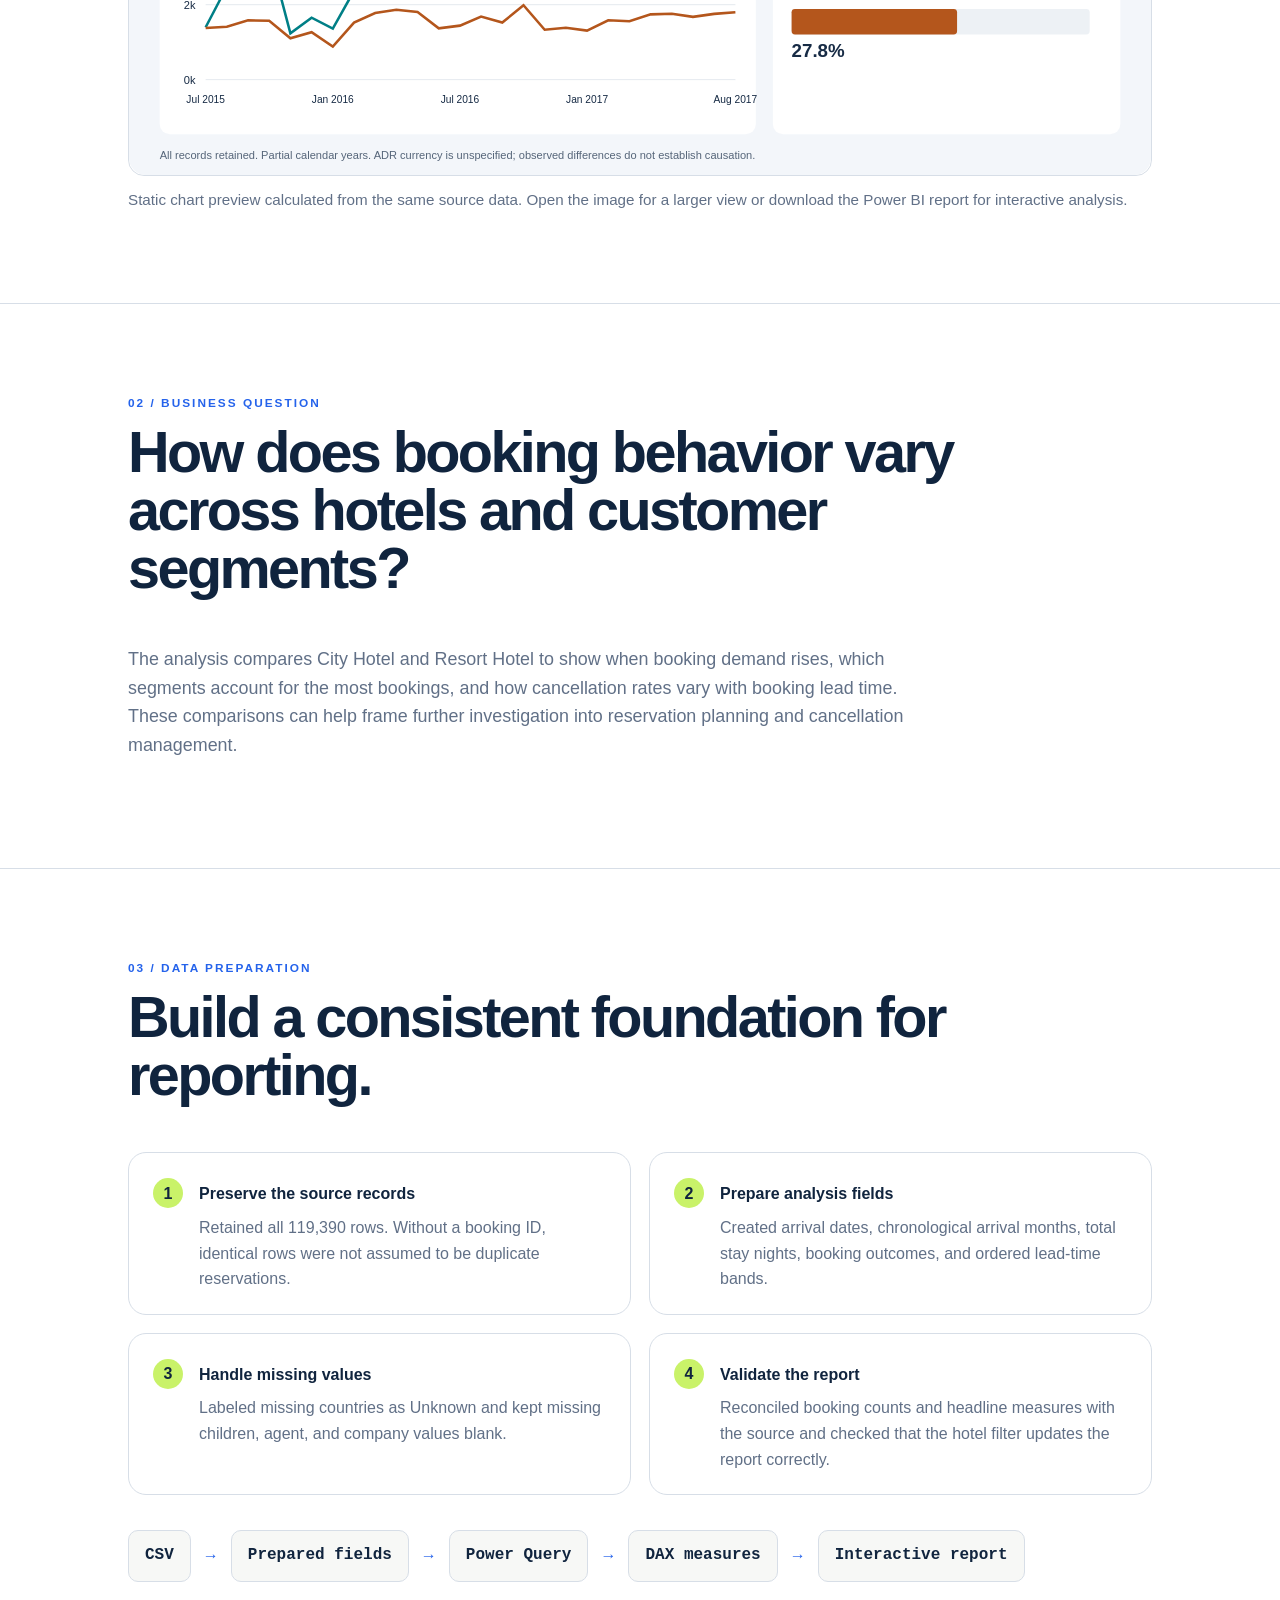
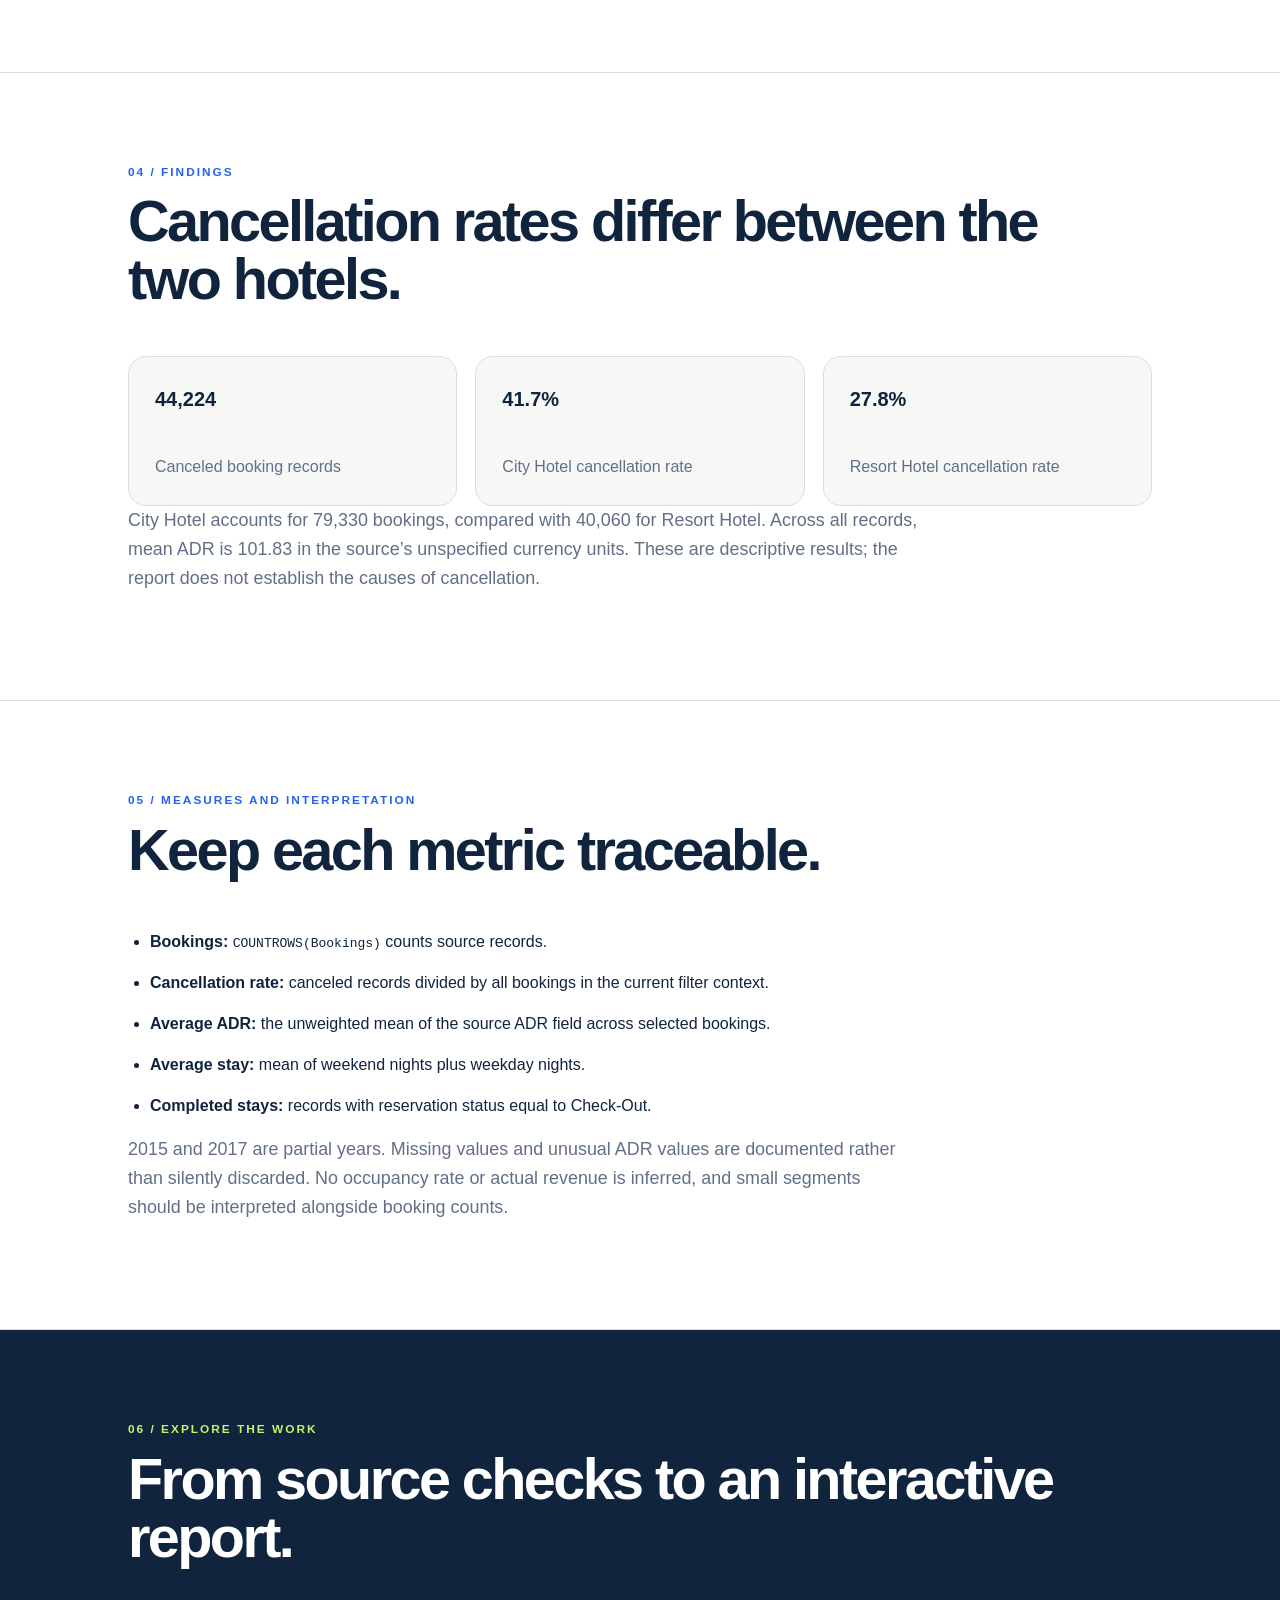
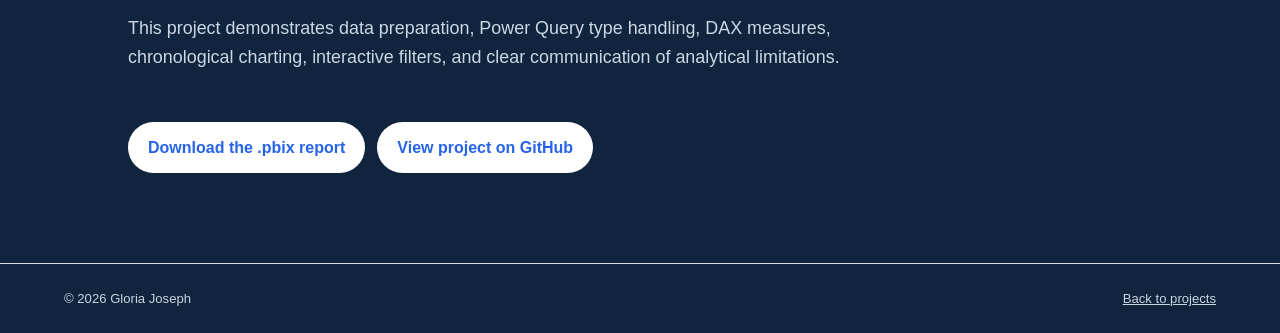
<file: hotel-bookings-analysis.html>
<!doctype html>
<html lang="en">
<head>
  <meta charset="utf-8"><meta name="viewport" content="width=device-width, initial-scale=1">
  <meta name="description" content="Gloria Joseph’s Power BI hotel bookings dashboard: 119,390 records, cancellation patterns, monthly demand, and validated DAX measures.">
  <title>Hotel Bookings Dashboard | Gloria Joseph</title>
  <link rel="stylesheet" href="styles.css"><link rel="stylesheet" href="project.css"><link rel="stylesheet" href="weather.css">
  <style>.dashboard-preview{margin:32px 0 0}.dashboard-preview img{display:block;width:100%;height:auto;border:1px solid var(--line);border-radius:16px}.dashboard-preview figcaption{margin-top:12px;color:var(--muted);font-size:.95rem}.measure-list{padding-left:22px;max-width:850px}.measure-list li{margin:14px 0;line-height:1.7}.measure-list code{overflow-wrap:anywhere}.project-facts strong{font-size:1.4rem}a:focus-visible{outline:3px solid var(--blue);outline-offset:5px}</style>
</head>
<body>
  <header class="site-header"><a class="brand" href="index.html"><span>GJ</span> Gloria Joseph</a><nav aria-label="Project navigation"><a href="index.html#work">All projects</a><a href="index.html#contact">Contact</a></nav></header>
  <main class="project-page">
    <section class="project-hero"><p class="eyebrow">Hospitality analytics · Power BI</p><h1>Hotel bookings dashboard</h1><p>Turning booking records into an interactive view of hotel demand, cancellation patterns, average daily rate, and length of stay.</p><div class="actions"><a class="button primary" href="Hotel%20Bookings.pbix" download>Download Power BI dashboard</a><a class="button secondary" href="#dashboard">Explore the preview</a></div><p>Open the downloaded .pbix file in Power BI Desktop to use the hotel and arrival-year filters. The data is already loaded.</p></section>
    <section class="project-facts" aria-label="Project summary"><div><span>Booking records</span><strong>119,390</strong></div><div><span>Cancellation rate</span><strong>37.0%</strong></div><div><span>Average stay</span><strong>3.43 nights</strong></div><div><span>Coverage</span><strong>Jul 2015–Aug 2017</strong></div></section>
    <section class="project-content">
      <article id="dashboard"><p class="section-number">01 / Dashboard preview</p><h2>Compare demand and cancellation patterns.</h2><p>The report’s overview page compares booking volume, average daily rate, market segments, and hotel performance. A second page explores cancellations by lead time, market segment, deposit type, and arrival month.</p><figure class="dashboard-preview"><a href="hotel-bookings-preview.svg" target="_blank" rel="noreferrer"><img src="hotel-bookings-preview.svg" width="1200" height="640" alt="Monthly booking trends and hotel cancellation rates. City Hotel: 79,330 bookings and 41.7% canceled. Resort Hotel: 40,060 bookings and 27.8% canceled."></a><figcaption>Static chart preview calculated from the same source data. Open the image for a larger view or download the Power BI report for interactive analysis.</figcaption></figure></article>
      <article><p class="section-number">02 / Business question</p><h2>How does booking behavior vary across hotels and customer segments?</h2><p>The analysis compares City Hotel and Resort Hotel to show when booking demand rises, which segments account for the most bookings, and how cancellation rates vary with booking lead time. These comparisons can help frame further investigation into reservation planning and cancellation management.</p></article>
      <article><p class="section-number">03 / Data preparation</p><h2>Build a consistent foundation for reporting.</h2><ol class="process-list"><li><strong>Preserve the source records</strong><p>Retained all 119,390 rows. Without a booking ID, identical rows were not assumed to be duplicate reservations.</p></li><li><strong>Prepare analysis fields</strong><p>Created arrival dates, chronological arrival months, total stay nights, booking outcomes, and ordered lead-time bands.</p></li><li><strong>Handle missing values</strong><p>Labeled missing countries as Unknown and kept missing children, agent, and company values blank.</p></li><li><strong>Validate the report</strong><p>Reconciled booking counts and headline measures with the source and checked that the hotel filter updates the report correctly.</p></li></ol><div class="data-flow"><span>CSV</span><b>→</b><span>Prepared fields</span><b>→</b><span>Power Query</span><b>→</b><span>DAX measures</span><b>→</b><span>Interactive report</span></div></article>
      <article><p class="section-number">04 / Findings</p><h2>Cancellation rates differ between the two hotels.</h2><div class="metric-grid"><div><strong>44,224</strong><span>Canceled booking records</span></div><div><strong>41.7%</strong><span>City Hotel cancellation rate</span></div><div><strong>27.8%</strong><span>Resort Hotel cancellation rate</span></div></div><p>City Hotel accounts for 79,330 bookings, compared with 40,060 for Resort Hotel. Across all records, mean ADR is 101.83 in the source’s unspecified currency units. These are descriptive results; the report does not establish the causes of cancellation.</p></article>
      <article><p class="section-number">05 / Measures and interpretation</p><h2>Keep each metric traceable.</h2><ul class="measure-list"><li><strong>Bookings:</strong> <code>COUNTROWS(Bookings)</code> counts source records.</li><li><strong>Cancellation rate:</strong> canceled records divided by all bookings in the current filter context.</li><li><strong>Average ADR:</strong> the unweighted mean of the source ADR field across selected bookings.</li><li><strong>Average stay:</strong> mean of weekend nights plus weekday nights.</li><li><strong>Completed stays:</strong> records with reservation status equal to Check-Out.</li></ul><p>2015 and 2017 are partial years. Missing values and unusual ADR values are documented rather than silently discarded. No occupancy rate or actual revenue is inferred, and small segments should be interpreted alongside booking counts.</p></article>
      <article class="learning"><p class="section-number">06 / Explore the work</p><h2>From source checks to an interactive report.</h2><p>This project demonstrates data preparation, Power Query type handling, DAX measures, chronological charting, interactive filters, and clear communication of analytical limitations.</p><div class="actions"><a class="button light" href="Hotel%20Bookings.pbix" download>Download the .pbix report</a><a class="button light" href="https://github.com/josephglory2908-create/my-portfolio/blob/main/hotel-bookings-analysis.html">View project on GitHub</a></div></article>
    </section>
  </main>
  <footer><span>© <span id="year"></span> Gloria Joseph</span><a href="index.html#work">Back to projects</a></footer><script src="script.js"></script>
</body>
</html>
</file>
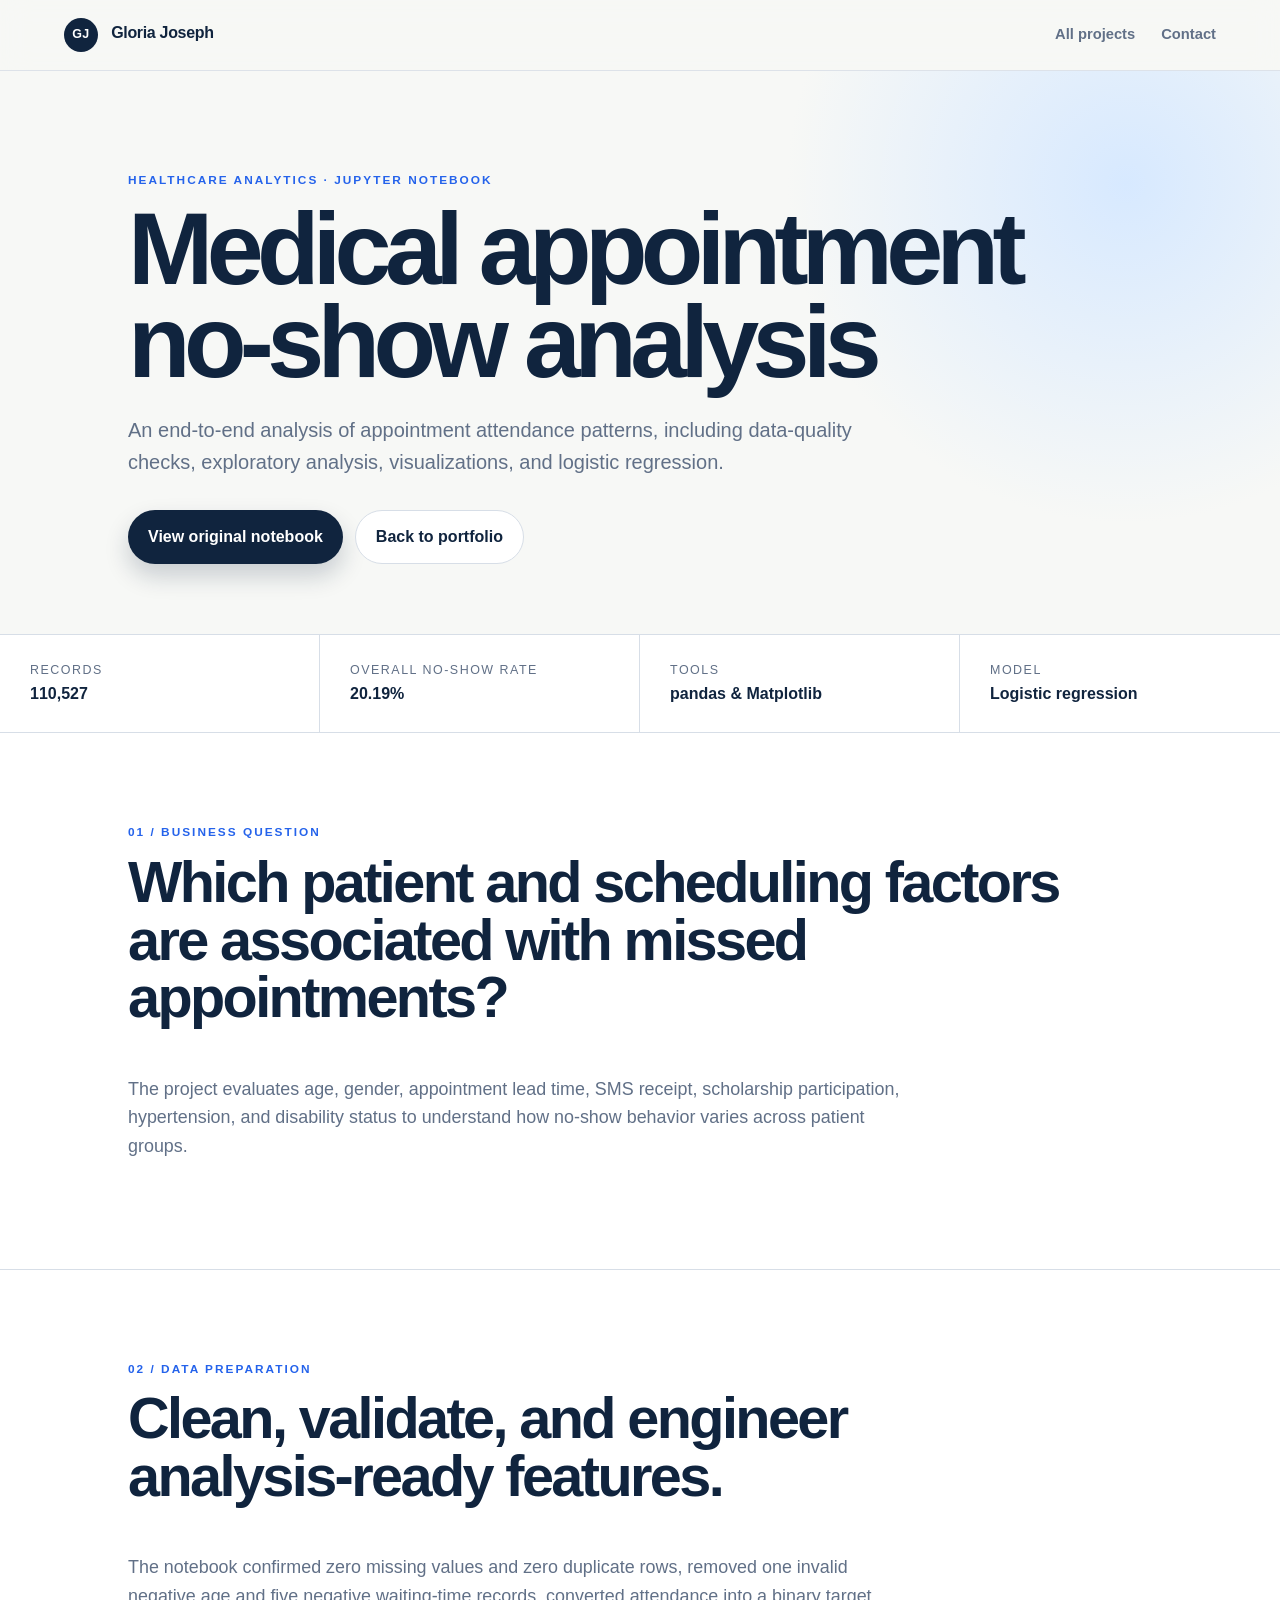
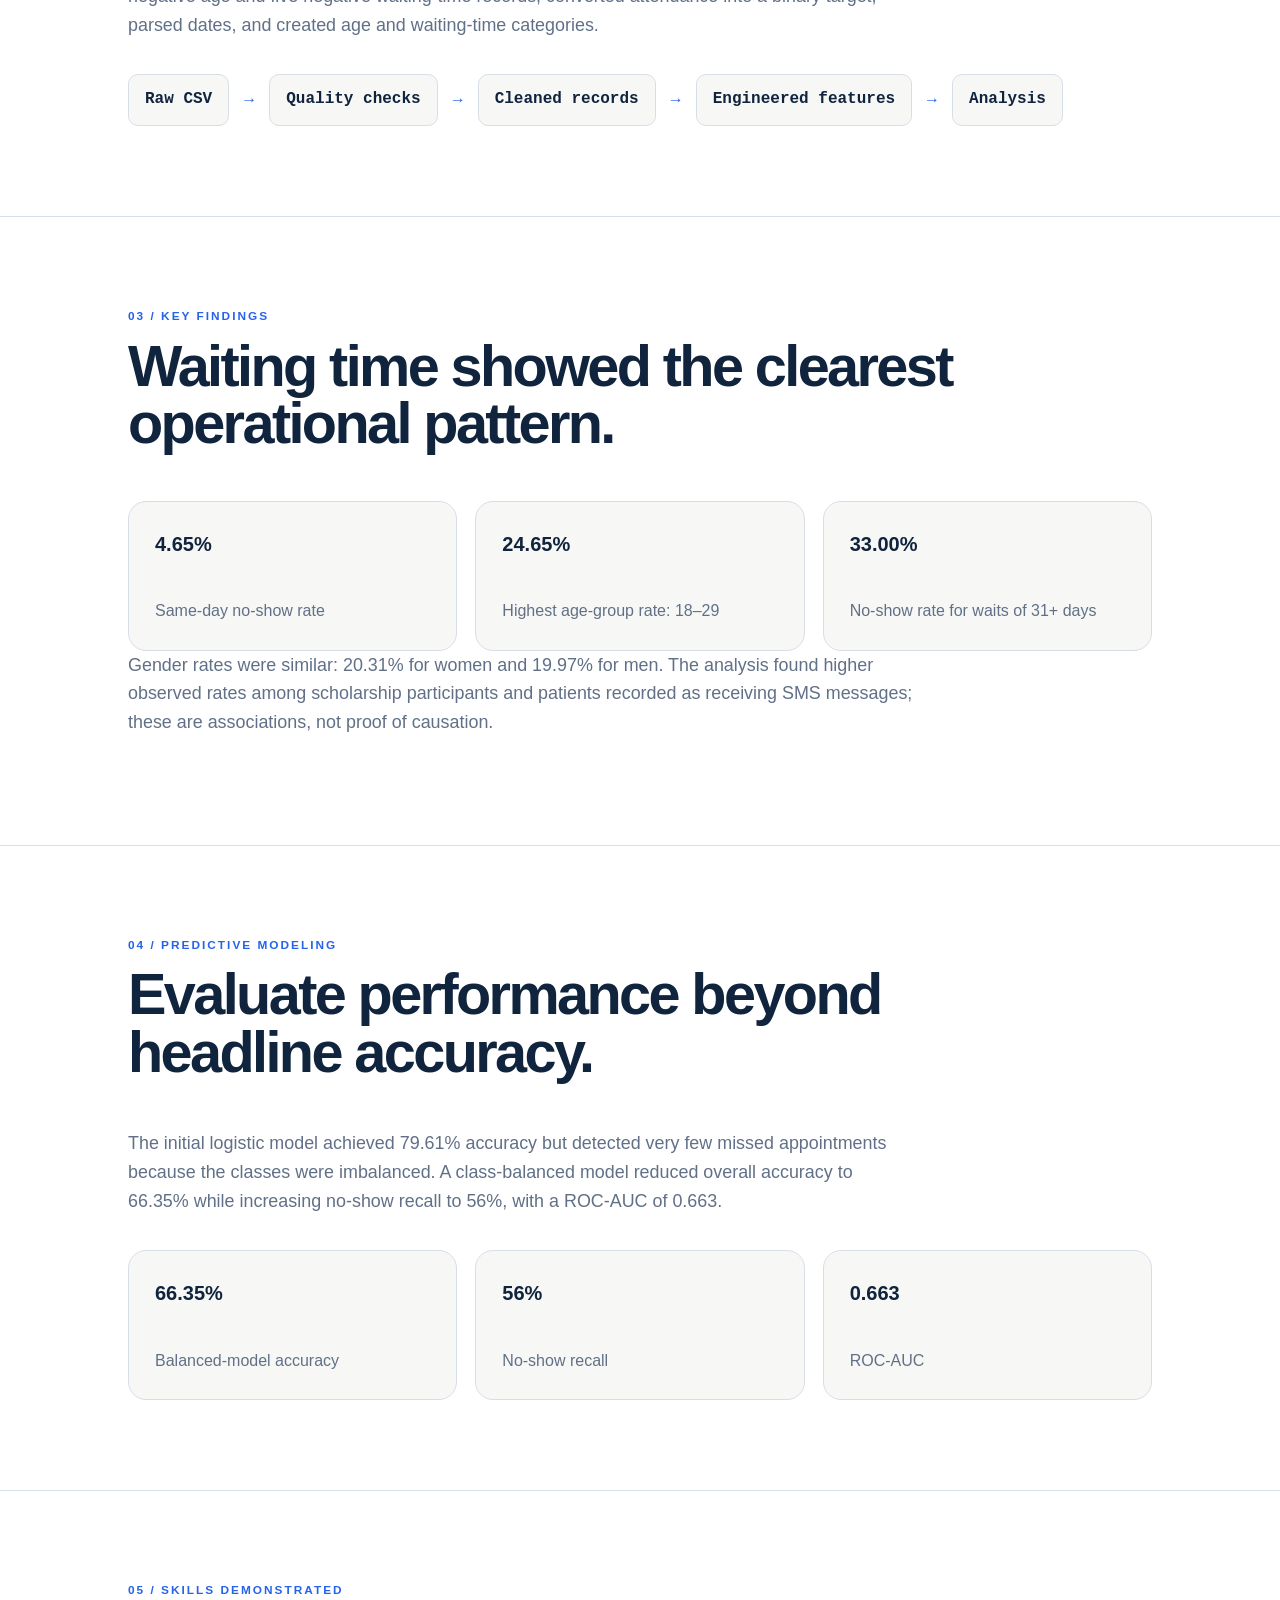
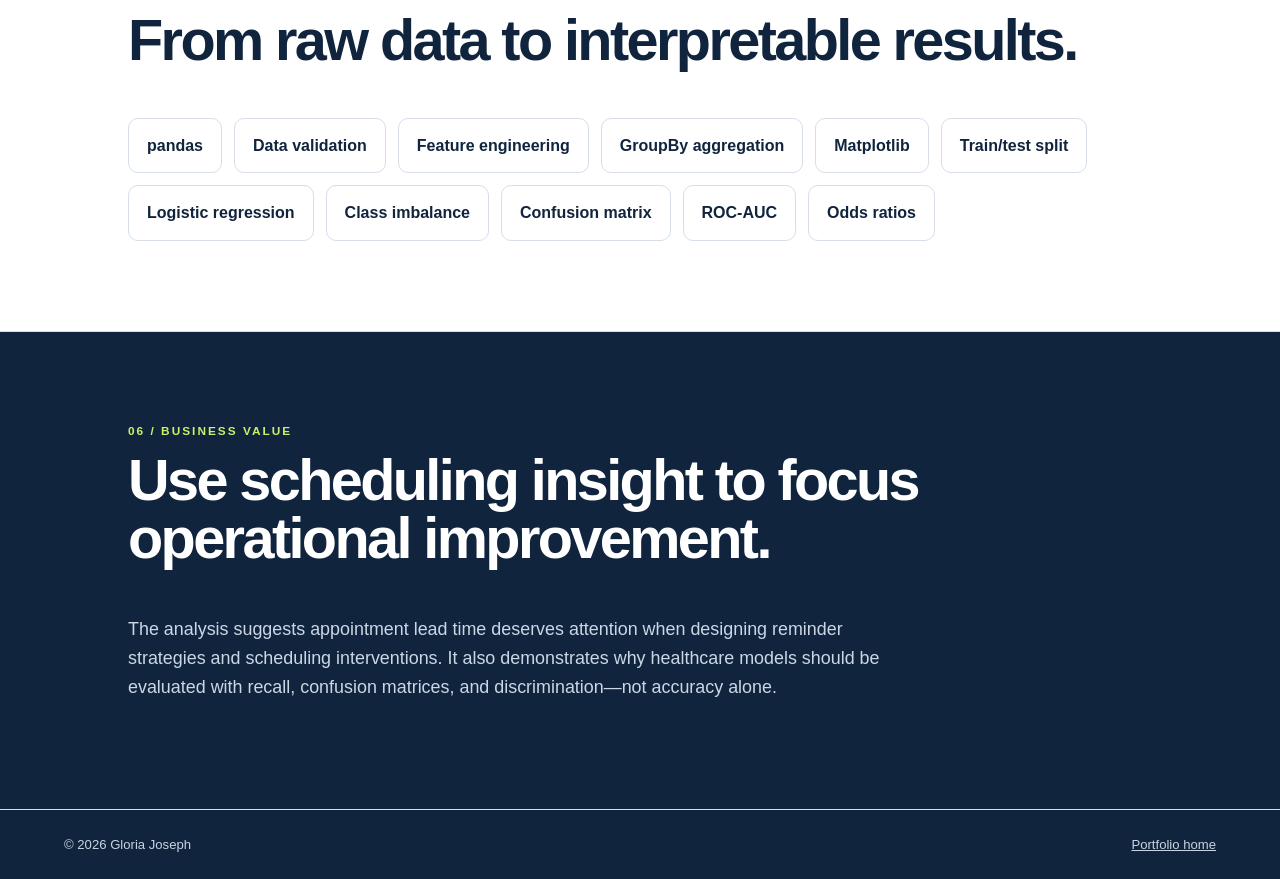
<file: medical-no-show-analysis.html>
<!doctype html>
<html lang="en">
<head>
  <meta charset="utf-8"><meta name="viewport" content="width=device-width, initial-scale=1">
  <meta name="description" content="Medical appointment no-show analysis in Python and Jupyter by Gloria Joseph.">
  <title>Medical Appointment No-Shows | Gloria Joseph</title>
  <link rel="stylesheet" href="styles.css"><link rel="stylesheet" href="project.css"><link rel="stylesheet" href="weather.css">
</head>
<body>
  <header class="site-header"><a class="brand" href="index.html"><span>GJ</span> Gloria Joseph</a><nav aria-label="Project navigation"><a href="index.html#work">All projects</a><a href="index.html#contact">Contact</a></nav></header>
  <main class="project-page">
    <section class="project-hero"><p class="eyebrow">Healthcare analytics · Jupyter Notebook</p><h1>Medical appointment no-show analysis</h1><p>An end-to-end analysis of appointment attendance patterns, including data-quality checks, exploratory analysis, visualizations, and logistic regression.</p><div class="actions"><a class="button primary" href="medical-no-show-notebook.html" target="_blank" rel="noreferrer">View original notebook</a><a class="button secondary" href="index.html#work">Back to portfolio</a></div></section>
    <section class="project-facts" aria-label="Project summary"><div><span>Records</span><strong>110,527</strong></div><div><span>Overall no-show rate</span><strong>20.19%</strong></div><div><span>Tools</span><strong>pandas &amp; Matplotlib</strong></div><div><span>Model</span><strong>Logistic regression</strong></div></section>
    <section class="project-content">
      <article><p class="section-number">01 / Business question</p><h2>Which patient and scheduling factors are associated with missed appointments?</h2><p>The project evaluates age, gender, appointment lead time, SMS receipt, scholarship participation, hypertension, and disability status to understand how no-show behavior varies across patient groups.</p></article>
      <article><p class="section-number">02 / Data preparation</p><h2>Clean, validate, and engineer analysis-ready features.</h2><p>The notebook confirmed zero missing values and zero duplicate rows, removed one invalid negative age and five negative waiting-time records, converted attendance into a binary target, parsed dates, and created age and waiting-time categories.</p><div class="data-flow"><span>Raw CSV</span><b>→</b><span>Quality checks</span><b>→</b><span>Cleaned records</span><b>→</b><span>Engineered features</span><b>→</b><span>Analysis</span></div></article>
      <article><p class="section-number">03 / Key findings</p><h2>Waiting time showed the clearest operational pattern.</h2><div class="metric-grid"><div><strong>4.65%</strong><span>Same-day no-show rate</span></div><div><strong>24.65%</strong><span>Highest age-group rate: 18–29</span></div><div><strong>33.00%</strong><span>No-show rate for waits of 31+ days</span></div></div><p>Gender rates were similar: 20.31% for women and 19.97% for men. The analysis found higher observed rates among scholarship participants and patients recorded as receiving SMS messages; these are associations, not proof of causation.</p></article>
      <article><p class="section-number">04 / Predictive modeling</p><h2>Evaluate performance beyond headline accuracy.</h2><p>The initial logistic model achieved 79.61% accuracy but detected very few missed appointments because the classes were imbalanced. A class-balanced model reduced overall accuracy to 66.35% while increasing no-show recall to 56%, with a ROC-AUC of 0.663.</p><div class="metric-grid"><div><strong>66.35%</strong><span>Balanced-model accuracy</span></div><div><strong>56%</strong><span>No-show recall</span></div><div><strong>0.663</strong><span>ROC-AUC</span></div></div></article>
      <article><p class="section-number">05 / Skills demonstrated</p><h2>From raw data to interpretable results.</h2><div class="skill-cloud static"><span>pandas</span><span>Data validation</span><span>Feature engineering</span><span>GroupBy aggregation</span><span>Matplotlib</span><span>Train/test split</span><span>Logistic regression</span><span>Class imbalance</span><span>Confusion matrix</span><span>ROC-AUC</span><span>Odds ratios</span></div></article>
      <article class="learning"><p class="section-number">06 / Business value</p><h2>Use scheduling insight to focus operational improvement.</h2><p>The analysis suggests appointment lead time deserves attention when designing reminder strategies and scheduling interventions. It also demonstrates why healthcare models should be evaluated with recall, confusion matrices, and discrimination—not accuracy alone.</p></article>
    </section>
  </main>
  <footer><span>© <span id="year"></span> Gloria Joseph</span><a href="index.html">Portfolio home</a></footer><script src="script.js"></script>
</body>
</html>
</file>
<file: styles.css>
:root{--ink:#10243e;--navy:#15365f;--blue:#2563eb;--sky:#dcecff;--paper:#f7f8f6;--white:#fff;--muted:#617087;--line:#d7dee7;--lime:#c9f269;--shadow:0 18px 50px rgba(18,42,70,.12)}
*{box-sizing:border-box}html{scroll-behavior:smooth}body{margin:0;background:var(--paper);color:var(--ink);font-family:Inter,ui-sans-serif,-apple-system,BlinkMacSystemFont,"Segoe UI",sans-serif;line-height:1.6}a{color:inherit}.site-header{position:sticky;top:0;z-index:10;display:flex;justify-content:space-between;align-items:center;padding:18px max(5vw,24px);background:rgba(247,248,246,.9);border-bottom:1px solid rgba(215,222,231,.8);backdrop-filter:blur(14px)}.brand{text-decoration:none;font-weight:750;letter-spacing:-.02em}.brand span{display:inline-grid;place-items:center;width:34px;height:34px;margin-right:9px;border-radius:50%;background:var(--ink);color:#fff;font-size:.78rem;letter-spacing:.04em}.site-header nav{display:flex;gap:26px}.site-header nav a{text-decoration:none;color:var(--muted);font-size:.92rem;font-weight:650}.site-header nav a:hover{color:var(--blue)}main{overflow:hidden}.hero{min-height:78vh;display:grid;grid-template-columns:minmax(0,1.3fr) minmax(300px,.7fr);gap:8vw;align-items:center;padding:80px max(7vw,30px);background:radial-gradient(circle at 85% 25%,#d7e9ff 0,transparent 27%),linear-gradient(135deg,#fff 0,#f4f8ff 62%,#edf4ff 100%)}.eyebrow,.section-number{text-transform:uppercase;letter-spacing:.17em;font-size:.74rem;font-weight:800;color:var(--blue)}h1,h2,h3,p{margin-top:0}h1{max-width:800px;margin-bottom:26px;font-size:clamp(3.2rem,7.5vw,7.4rem);line-height:.91;letter-spacing:-.065em}h1 em{font-style:normal;color:var(--blue)}.hero-text{max-width:700px;color:var(--muted);font-size:clamp(1.05rem,1.5vw,1.28rem)}.actions{display:flex;gap:12px;flex-wrap:wrap;margin-top:32px}.button{display:inline-flex;align-items:center;justify-content:center;padding:13px 20px;border-radius:999px;text-decoration:none;font-weight:750;transition:.2s transform,.2s box-shadow}.button:hover{transform:translateY(-2px)}.primary{background:var(--ink);color:#fff;box-shadow:0 12px 24px rgba(16,36,62,.2)}.secondary{border:1px solid var(--line);background:#fff}.profile-card{padding:30px;border:1px solid rgba(255,255,255,.9);border-radius:28px;background:rgba(255,255,255,.68);box-shadow:var(--shadow);backdrop-filter:blur(10px)}.monogram{display:grid;place-items:center;width:88px;height:88px;margin-bottom:24px;border-radius:24px;background:var(--lime);font-size:2rem;font-weight:900}.profile-card>div:not(.monogram){display:flex;justify-content:space-between;gap:20px;padding:15px 0;border-top:1px solid var(--line)}.profile-card span{color:var(--muted);font-size:.82rem}.profile-card strong{text-align:right;font-size:.9rem}.section{padding:100px max(7vw,30px)}.split{display:grid;grid-template-columns:.8fr 1.2fr;gap:10vw;background:var(--ink);color:#fff}.split .section-number{color:var(--lime)}h2{font-size:clamp(2.2rem,4.5vw,4.6rem);line-height:1;letter-spacing:-.045em}.prose{font-size:1.18rem;color:#d6dfeb}.section-heading{display:flex;justify-content:space-between;align-items:end;gap:30px;margin-bottom:38px}.section-heading h2{max-width:700px;margin-bottom:0}.section-heading p{max-width:320px;color:var(--muted)}.case-grid{display:grid;grid-template-columns:repeat(2,1fr);gap:18px}.case-card{padding:30px;border:1px solid var(--line);border-radius:22px;background:#fff;box-shadow:0 8px 24px rgba(16,36,62,.05)}.case-card.featured{grid-row:span 2;padding:38px;background:var(--sky)}.case-meta{display:flex;justify-content:space-between;gap:16px;margin-bottom:42px;color:var(--muted);font-size:.74rem;font-weight:750;text-transform:uppercase;letter-spacing:.1em}.case-card h3{font-size:1.6rem;letter-spacing:-.03em}.case-card p,.case-card li{color:var(--muted)}.case-card ul{padding-left:20px;margin-bottom:0}.skills-section{background:#eef3f8}.skill-filters{display:flex;gap:10px;flex-wrap:wrap;margin-bottom:24px}.filter{padding:10px 16px;border:1px solid var(--line);border-radius:999px;background:#fff;color:var(--ink);font:inherit;font-size:.88rem;font-weight:700;cursor:pointer}.filter.active{background:var(--ink);color:#fff;border-color:var(--ink)}.skill-cloud{display:flex;flex-wrap:wrap;gap:12px}.skill-cloud span{padding:14px 18px;border-radius:10px;background:#fff;border:1px solid var(--line);font-weight:700;transition:.2s opacity,.2s transform}.skill-cloud span.hidden{display:none}.credential-grid{display:grid;grid-template-columns:repeat(2,1fr);border-top:1px solid var(--line)}.credential-grid div{display:flex;flex-direction:column;padding:24px 10px;border-bottom:1px solid var(--line)}.credential-grid div:nth-child(odd){border-right:1px solid var(--line)}.credential-grid span{color:var(--muted);font-size:.9rem}.contact{padding:110px max(7vw,30px);background:var(--blue);color:#fff;text-align:center}.contact .eyebrow{color:var(--lime)}.contact h2{max-width:900px;margin:0 auto 20px}.contact p{color:#dbe8ff}.light{margin-top:18px;background:#fff;color:var(--blue)}footer{display:flex;justify-content:space-between;padding:24px max(5vw,24px);background:var(--ink);color:#c9d4e2;font-size:.82rem}@media(max-width:800px){.site-header nav{display:none}.hero{grid-template-columns:1fr;padding-top:60px}.hero h1{font-size:clamp(3rem,14vw,5.5rem)}.split{grid-template-columns:1fr}.section-heading{display:block}.case-grid{grid-template-columns:1fr}.case-card.featured{grid-row:auto}.credential-grid{grid-template-columns:1fr}.credential-grid div:nth-child(odd){border-right:0}.profile-card>div:not(.monogram){align-items:start}.section{padding-top:72px;padding-bottom:72px}}@media(prefers-reduced-motion:reduce){html{scroll-behavior:auto}.button{transition:none}}
</file>
<file: project.css>
.project-link{display:inline-flex;gap:8px;align-items:center;margin-top:24px;color:var(--blue);font-weight:800;text-decoration:none}.project-link:hover{text-decoration:underline}.case-card.wide{grid-column:2}.project-page{background:#fff}.project-hero{padding:100px max(10vw,40px) 70px;background:radial-gradient(circle at 88% 20%,#d7e9ff 0,transparent 28%),var(--paper)}.project-hero h1{max-width:1000px;font-size:clamp(3.4rem,8vw,7.2rem)}.project-hero>p:not(.eyebrow){max-width:760px;color:var(--muted);font-size:1.25rem}.project-facts{display:grid;grid-template-columns:repeat(4,1fr);border-top:1px solid var(--line);border-bottom:1px solid var(--line)}.project-facts div{display:flex;flex-direction:column;padding:26px 30px;border-right:1px solid var(--line)}.project-facts div:last-child{border-right:0}.project-facts span{color:var(--muted);font-size:.78rem;text-transform:uppercase;letter-spacing:.12em}.project-content article{padding:90px max(10vw,40px);border-bottom:1px solid var(--line)}.project-content article h2{max-width:950px}.project-content article>p:not(.section-number){max-width:790px;color:var(--muted);font-size:1.12rem}.data-flow{display:flex;align-items:center;gap:12px;flex-wrap:wrap;margin-top:35px}.data-flow span{padding:12px 16px;border:1px solid var(--line);border-radius:10px;background:var(--paper);font-family:Consolas,monospace;font-weight:700}.data-flow b{color:var(--blue)}.data-flow i{color:var(--muted);font-style:normal}.process-list{display:grid;grid-template-columns:repeat(2,1fr);gap:18px;list-style:none;padding:0;counter-reset:steps}.process-list li{position:relative;padding:28px 28px 22px 70px;border:1px solid var(--line);border-radius:18px;counter-increment:steps}.process-list li:before{content:counter(steps);position:absolute;left:24px;top:25px;display:grid;place-items:center;width:30px;height:30px;border-radius:50%;background:var(--lime);font-weight:900}.process-list p{margin:8px 0 0;color:var(--muted)}.skill-cloud.static span{display:inline-block}.learning{background:var(--ink);color:#fff}.learning .section-number{color:var(--lime)}.learning>p:not(.section-number){color:#cbd7e5!important}@media(max-width:800px){.case-card.wide{grid-column:auto}.project-facts{grid-template-columns:repeat(2,1fr)}.project-facts div:nth-child(2){border-right:0}.process-list{grid-template-columns:1fr}.project-content article,.project-hero{padding-left:30px;padding-right:30px}}
</file>
<file: credentials.css>
.degree-credential a{margin-top:9px;color:var(--blue);font-size:.86rem;font-weight:800;text-decoration:none}.degree-credential a:hover{text-decoration:underline}.diploma-callout{display:grid;grid-template-columns:auto 1fr auto;gap:24px;align-items:center;margin-top:34px;padding:28px;border:1px solid #cbd9eb;border-radius:22px;background:linear-gradient(135deg,#fffef2,#eef6ff);box-shadow:0 12px 32px rgba(16,36,62,.07)}.diploma-mark{display:grid;place-items:center;width:82px;height:82px;border-radius:22px;background:var(--navy);color:#fff;font-size:1.35rem;font-weight:900;letter-spacing:.06em}.diploma-callout h3{margin-bottom:5px;font-size:1.45rem}.diploma-callout p{margin-bottom:0;color:var(--muted)}.diploma-callout .eyebrow{margin-bottom:5px;color:var(--blue);font-size:.68rem}@media(max-width:800px){.diploma-callout{grid-template-columns:1fr}.diploma-callout .button{justify-self:start}}
</file>
<file: weather.css>
.metric-grid{display:grid;grid-template-columns:repeat(3,1fr);gap:18px;margin-top:35px}.metric-grid div{display:flex;min-height:150px;flex-direction:column;justify-content:space-between;padding:26px;border:1px solid var(--line);border-radius:18px;background:var(--paper)}.metric-grid strong{font-size:1.25rem}.metric-grid span{color:var(--muted)}@media(max-width:800px){.metric-grid{grid-template-columns:1fr}}
</file>
